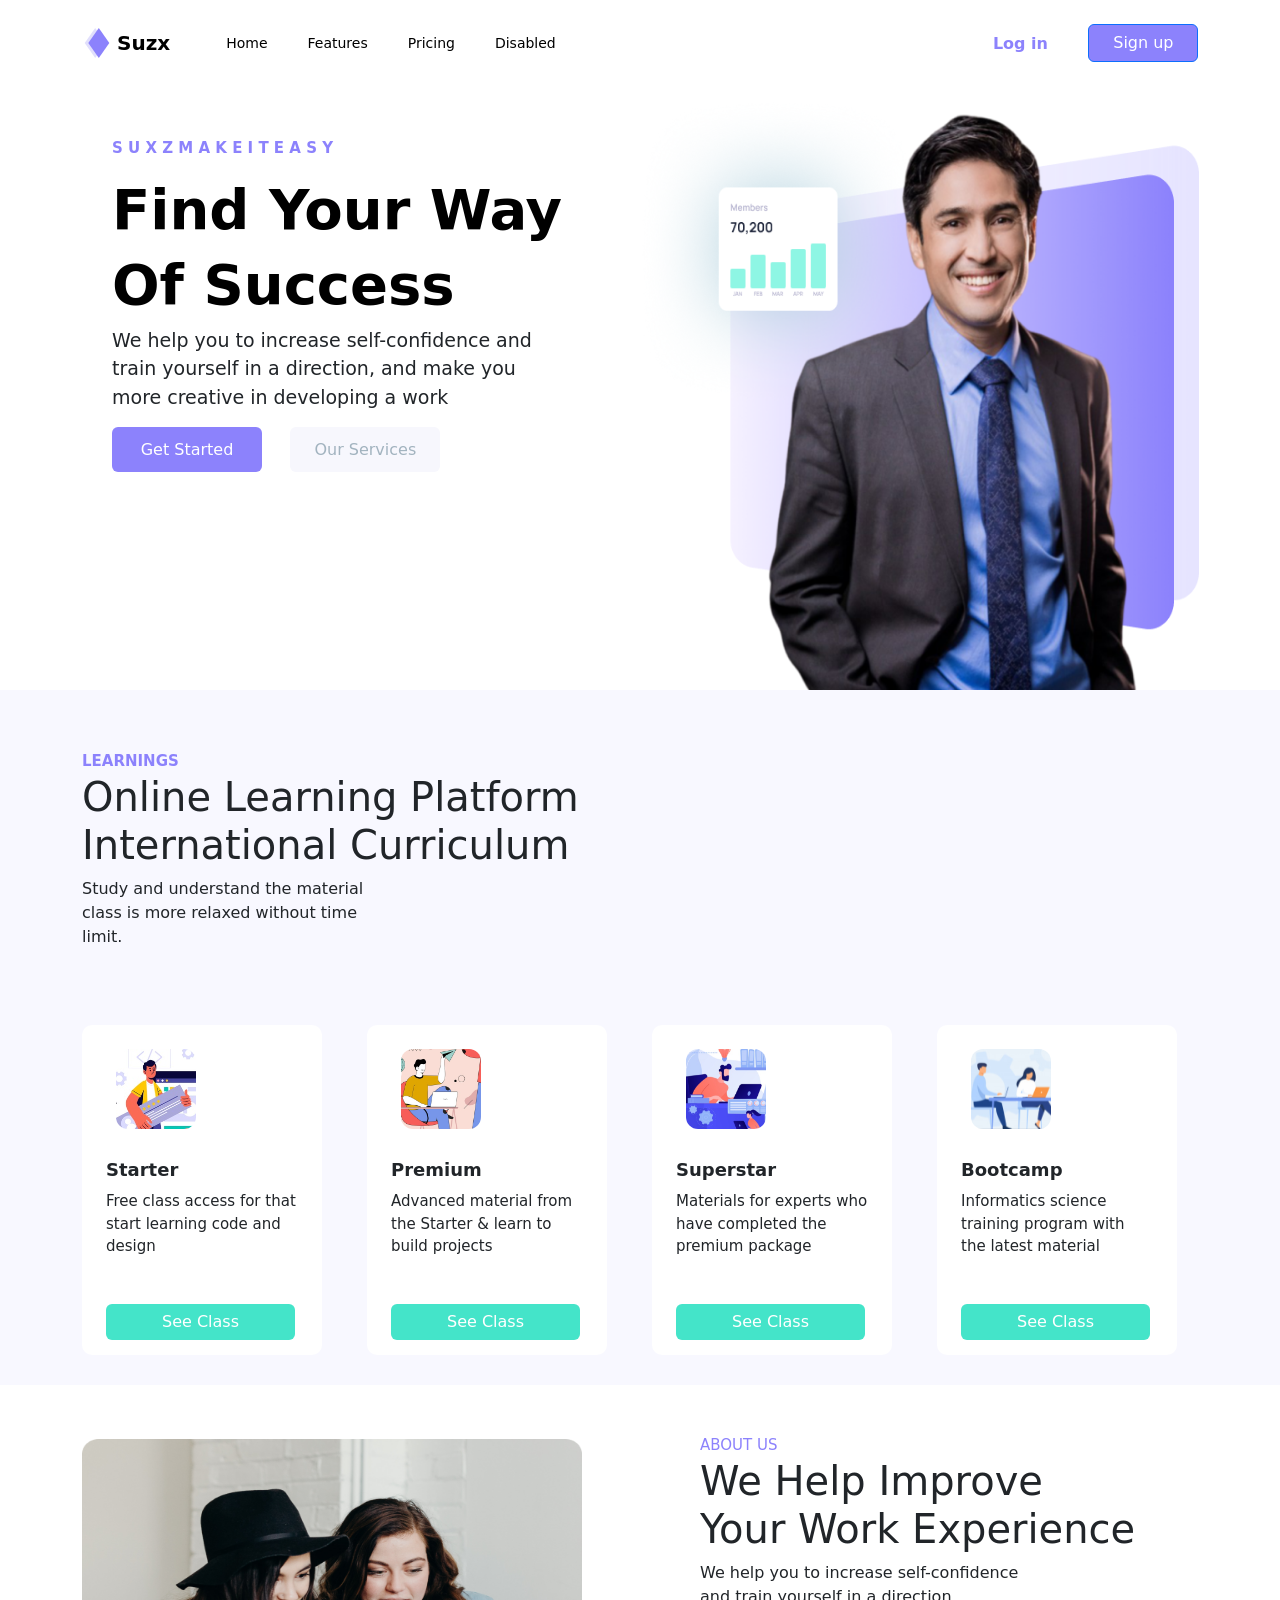
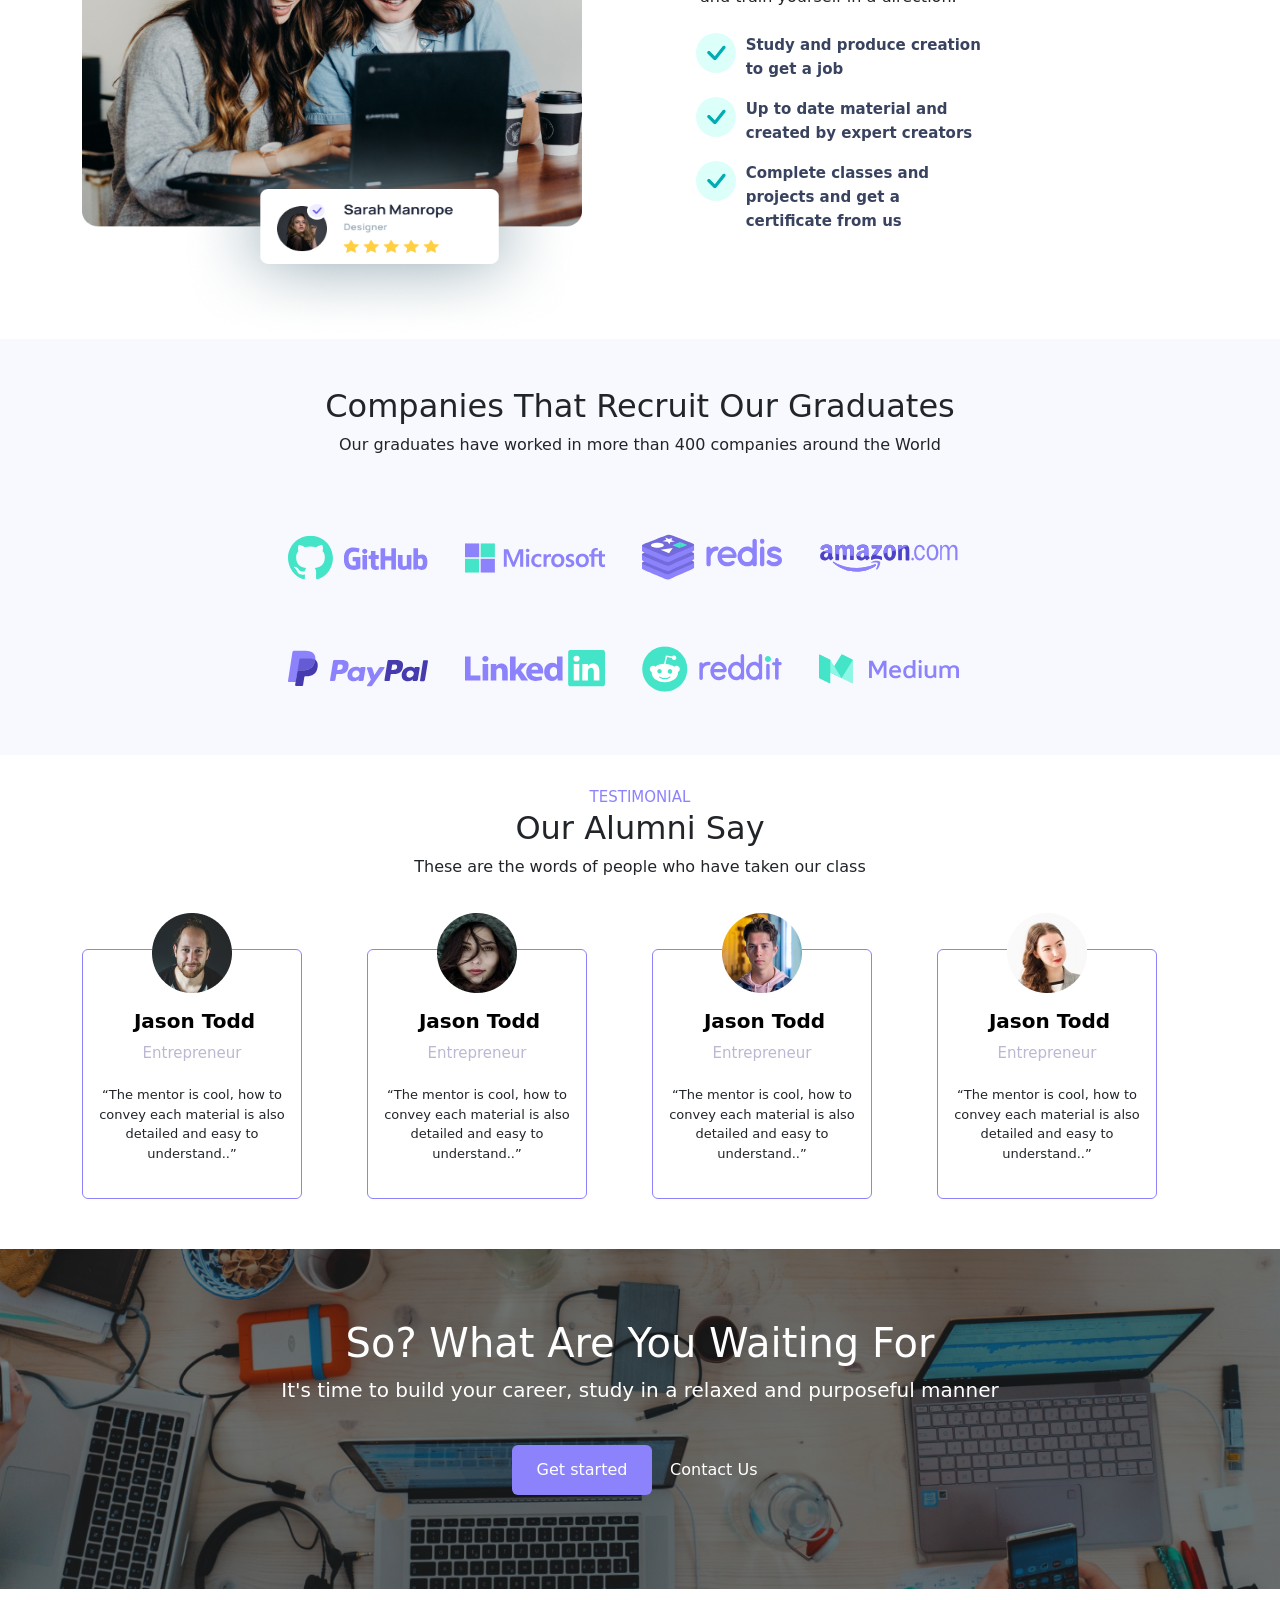
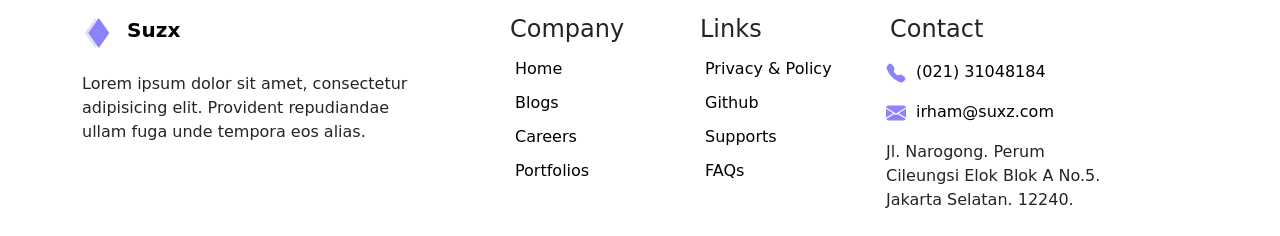
<file: index.html>
<!DOCTYPE html>
<html lang="en">
  <head>
    <meta charset="utf-8" />
    <meta name="viewport" content="width=device-width, initial-scale=1" />
    <title>Home</title>
    <link rel="stylesheet" href="./css/index.css" />
    <link rel="preconnect" href="https://fonts.googleapis.com" />
    <link rel="preconnect" href="https://fonts.gstatic.com" crossorigin />
    <link href="https://fonts.googleapis.com/css2?family=Manrope:wght@300;400;600;700&display=swap" rel="stylesheet" />
    <link href="https://cdn.jsdelivr.net/npm/bootstrap@5.2.3/dist/css/bootstrap.min.css" rel="stylesheet" integrity="sha384-rbsA2VBKQhggwzxH7pPCaAqO46MgnOM80zW1RWuH61DGLwZJEdK2Kadq2F9CUG65" crossorigin="anonymous" />
  </head>
  <body>
    <!-- Navbar -->
    <nav class="navbar navbar-expand-lg mt-3 bg-transparent">
      <div class="container">
        <svg width="30" height="30" viewBox="0 0 41 50" fill="none" xmlns="http://www.w3.org/2000/svg">
          <path d="M35 25L17.5 50L0 25L17.5 0" fill="#E1DFFC" />
          <path d="M41 25L23.5 50L6 25L23.5 0" fill="#8C82FC" />
        </svg>
        <a class="title" href="#">Suzx</a>
        <button class="navbar-toggler" type="button" data-bs-toggle="collapse" data-bs-target="#navbarNavAltMarkup" aria-controls="navbarNavAltMarkup" aria-expanded="false" aria-label="Toggle navigation">
          <span class="navbar-toggler-icon"></span>
        </button>
        <div class="collapse navbar-collapse" id="navbarNavAltMarkup">
          <div class="list-nav navbar-nav ms-4">
            <a class="nav-link active ms-4" aria-current="page" href="#">Home</a>
            <a class="nav-link active ms-4" href="#">Features</a>
            <a class="nav-link active ms-4" href="#">Pricing</a>
            <a class="nav-link active ms-4" href="#">Disabled</a>
          </div>
        </div>
        <div class="row">
          <div class="col-5 mt-2">
            <a class="login me-3" href="">Log in</a>
          </div>
          <div class="col-4">
            <button href="#" class="btn btn-1 btn-primary text-center">Sign up</button>
          </div>
        </div>
      </div>
    </nav>
    <!-- main -->
    <section id="main">
      <div class="container">
        <div class="row">
          <div class="judul-main col-5">
            <p class="Title1">S U X Z M A K E I T E A S Y</p>
            <h1>Find Your Way</h1>
            <h1>Of Success</h1>
            <p class="caption">We help you to increase self-confidence and train yourself in a direction, and make you more creative in developing a work</p>

            <div class="row">
              <div class="col-4">
                <button href="#" class="btn btn-2 text-center">Get Started</button>
              </div>
              <div class="col-6">
                <button href="#" class="btn btn-3 text-center">Our Services</button>
              </div>
            </div>
          </div>
          <div class="col-4 ms-5 mt-4">
            <img class="gambar uk" src="./asset/header_img.png" alt="" />
          </div>
        </div>
      </div>
    </section>

    <!-- platform -->
    <section id="platform">
      <div class="container">
        <div class="row">
          <span class="title-plat">LEARNINGS</span>
          <div class="col-6">
            <h1>Online Learning Platform International Curriculum</h1>
            <div class="col-sm-7">
              <p>Study and understand the material class is more relaxed without time limit.</p>
            </div>
          </div>
        </div>
        <div class="row">
          <div class="col-sm-3">
            <div class="card p-4">
              <div class="row">
                <div class="col-10">
                  <img src="/asset/Mask Group.svg" alt="" />
                </div>
                <div class="col">
                  <h4 class="p- title-card">Starter</h4>
                  <p class="caption-card">
                    Free class access for that start learning code and <br />
                    design
                  </p>
                </div>
                <div class="col-sm-10">
                  <button class="btn-4 text-center">See Class</button>
                </div>
              </div>
            </div>
          </div>
          <div class="col-sm-3">
            <div class="card p-4">
              <div class="row">
                <div class="col">
                  <img src="/asset/1.svg" alt="" />
                </div>
                <div class="col">
                  <h4 class="p- title-card">Premium</h4>
                  <p class="caption-card">
                    Advanced material from the Starter & learn to <br />
                    build projects
                  </p>
                </div>
                <div class="col-sm-10">
                  <button class="btn-4 text-center">See Class</button>
                </div>
              </div>
            </div>
          </div>
          <div class="col-sm-3">
            <div class="card p-4">
              <div class="row">
                <div class="col">
                  <img src="/asset/2.svg" alt="" />
                </div>
                <div class="col">
                  <h4 class="p- title-card">Superstar</h4>
                  <p class="caption-card">Materials for experts who have completed the premium package</p>
                </div>
                <div class="col-sm-10">
                  <button class="btn-4 text-center">See Class</button>
                </div>
              </div>
            </div>
          </div>
          <div class="col-sm-3">
            <div class="card p-4">
              <div class="row">
                <div class="col">
                  <img src="/asset/3.svg" alt="" />
                </div>
                <div class="col">
                  <h4 class="title-card">Bootcamp</h4>
                  <p class="caption-card">Informatics science training program with the latest material</p>
                </div>
                <div class="col-sm-10">
                  <button class="btn-4 text-center">See Class</button>
                </div>
              </div>
            </div>
          </div>
        </div>
      </div>
    </section>

    <!-- about us -->
    <section id="aboutus">
      <div class="container">
        <div class="row mt-4">
          <div class="col-6 me-5">
            <img src="/asset/about_img.png" alt="" />
          </div>
          <div class="col-5 mt-4">
            <span class="title-about">ABOUT US</span>
            <div class="row">
              <div class="col">
                <h1>
                  We Help Improve <br />
                  Your Work Experience
                </h1>
                <p>
                  We help you to increase self-confidence <br />
                  and train yourself in a direction.
                </p>
              </div>
              <div class="col-sm-10 p-2">
                <div class="row">
                  <div class="col-1 me-3">
                    <svg width="40" height="40" viewBox="0 0 50 50" fill="none" xmlns="http://www.w3.org/2000/svg">
                      <circle cx="25" cy="25" r="25" fill="#DDFFF9" />
                      <path
                        fill-rule="evenodd"
                        clip-rule="evenodd"
                        d="M33.399 16.6022C33.7933 16.2178 34.3257 16.0015 34.8809 16C35.4361 15.9985 35.9697 16.2119 36.3662 16.5941C36.7627 16.9763 36.9902 17.4966 36.9997 18.0425C37.0092 18.5883 36.7997 19.1159 36.4167 19.5112L25.1685 33.3359C24.9752 33.5406 24.7419 33.7049 24.4825 33.819C24.2231 33.933 23.943 33.9945 23.6589 33.9996C23.3749 34.0048 23.0926 33.9536 22.8291 33.8491C22.5656 33.7446 22.3263 33.5889 22.1254 33.3913L14.6726 26.0606C14.465 25.8704 14.2984 25.641 14.1829 25.3861C14.0674 25.1312 14.0053 24.8561 14.0003 24.5771C13.9953 24.2981 14.0475 24.0209 14.1538 23.7622C14.2601 23.5035 14.4183 23.2685 14.619 23.0711C14.8196 22.8738 15.0587 22.7183 15.3218 22.6138C15.5849 22.5093 15.8668 22.458 16.1506 22.4629C16.4343 22.4678 16.7141 22.5289 16.9734 22.6424C17.2326 22.756 17.4659 22.9197 17.6594 23.1239L23.5596 28.9225L33.3455 16.6631C33.3629 16.6417 33.3817 16.6213 33.4018 16.6022H33.399Z"
                        fill="#00ADB5"
                      />
                    </svg>
                  </div>
                  <div class="col-8">
                    <span class="caption-about">Study and produce creation to get a job</span>
                  </div>
                </div>
              </div>
              <div class="col-sm-10 p-2">
                <div class="row">
                  <div class="col-1 me-3">
                    <svg width="40" height="40" viewBox="0 0 50 50" fill="none" xmlns="http://www.w3.org/2000/svg">
                      <circle cx="25" cy="25" r="25" fill="#DDFFF9" />
                      <path
                        fill-rule="evenodd"
                        clip-rule="evenodd"
                        d="M33.399 16.6022C33.7933 16.2178 34.3257 16.0015 34.8809 16C35.4361 15.9985 35.9697 16.2119 36.3662 16.5941C36.7627 16.9763 36.9902 17.4966 36.9997 18.0425C37.0092 18.5883 36.7997 19.1159 36.4167 19.5112L25.1685 33.3359C24.9752 33.5406 24.7419 33.7049 24.4825 33.819C24.2231 33.933 23.943 33.9945 23.6589 33.9996C23.3749 34.0048 23.0926 33.9536 22.8291 33.8491C22.5656 33.7446 22.3263 33.5889 22.1254 33.3913L14.6726 26.0606C14.465 25.8704 14.2984 25.641 14.1829 25.3861C14.0674 25.1312 14.0053 24.8561 14.0003 24.5771C13.9953 24.2981 14.0475 24.0209 14.1538 23.7622C14.2601 23.5035 14.4183 23.2685 14.619 23.0711C14.8196 22.8738 15.0587 22.7183 15.3218 22.6138C15.5849 22.5093 15.8668 22.458 16.1506 22.4629C16.4343 22.4678 16.7141 22.5289 16.9734 22.6424C17.2326 22.756 17.4659 22.9197 17.6594 23.1239L23.5596 28.9225L33.3455 16.6631C33.3629 16.6417 33.3817 16.6213 33.4018 16.6022H33.399Z"
                        fill="#00ADB5"
                      />
                    </svg>
                  </div>
                  <div class="col-8">
                    <span class="caption-about">Up to date material and created by expert creators</span>
                  </div>
                </div>
              </div>
              <div class="col-sm-10 p-2">
                <div class="row">
                  <div class="col-1 me-3">
                    <svg width="40" height="40" viewBox="0 0 50 50" fill="none" xmlns="http://www.w3.org/2000/svg">
                      <circle cx="25" cy="25" r="25" fill="#DDFFF9" />
                      <path
                        fill-rule="evenodd"
                        clip-rule="evenodd"
                        d="M33.399 16.6022C33.7933 16.2178 34.3257 16.0015 34.8809 16C35.4361 15.9985 35.9697 16.2119 36.3662 16.5941C36.7627 16.9763 36.9902 17.4966 36.9997 18.0425C37.0092 18.5883 36.7997 19.1159 36.4167 19.5112L25.1685 33.3359C24.9752 33.5406 24.7419 33.7049 24.4825 33.819C24.2231 33.933 23.943 33.9945 23.6589 33.9996C23.3749 34.0048 23.0926 33.9536 22.8291 33.8491C22.5656 33.7446 22.3263 33.5889 22.1254 33.3913L14.6726 26.0606C14.465 25.8704 14.2984 25.641 14.1829 25.3861C14.0674 25.1312 14.0053 24.8561 14.0003 24.5771C13.9953 24.2981 14.0475 24.0209 14.1538 23.7622C14.2601 23.5035 14.4183 23.2685 14.619 23.0711C14.8196 22.8738 15.0587 22.7183 15.3218 22.6138C15.5849 22.5093 15.8668 22.458 16.1506 22.4629C16.4343 22.4678 16.7141 22.5289 16.9734 22.6424C17.2326 22.756 17.4659 22.9197 17.6594 23.1239L23.5596 28.9225L33.3455 16.6631C33.3629 16.6417 33.3817 16.6213 33.4018 16.6022H33.399Z"
                        fill="#00ADB5"
                      />
                    </svg>
                  </div>
                  <div class="col-8">
                    <span class="caption-about">Complete classes and projects and get a certificate from us</span>
                  </div>
                </div>
              </div>
            </div>
          </div>
        </div>
      </div>
    </section>

    <section id="comp">
      <div class="container-fluid">
        <div class="container">
          <div class="row">
            <div class="col-12 mt-5">
              <h2 class="text-center">Companies That Recruit Our Graduates</h2>
              <p class="text-center">Our graduates have worked in more than 400 companies around the World</p>
            </div>
            <div class="col-8 offset-1 p-auto gambars">
              <svg class="me-3 ms-3" width="140" height="54" viewBox="0 0 170 54" fill="none" xmlns="http://www.w3.org/2000/svg">
                <g clip-path="url(#clip0_109_579)">
                  <path
                    d="M27.3033 0C12.2266 0 1.57576e-05 12.1365 1.57576e-05 27.108C-0.00614401 32.79 1.79377 38.3302 5.14538 42.9456C8.49699 47.5611 13.2308 51.0184 18.6778 52.8289C20.0431 53.0786 20.5414 52.2416 20.5414 51.5227C20.5414 50.8781 20.5176 49.1737 20.5039 46.9125C12.9092 48.5494 11.305 43.2776 11.305 43.2776C10.0659 40.1456 8.27393 39.312 8.27393 39.312C5.79244 37.6312 8.45825 37.665 8.45825 37.665C11.1992 37.8574 12.6396 40.4595 12.6396 40.4595C15.0767 44.6006 19.0328 43.4059 20.5892 42.7106C20.835 40.959 21.5416 39.7642 22.3232 39.0859C16.2611 38.4007 9.88502 36.0754 9.88502 25.6905C9.88502 22.7306 10.95 20.3107 12.6976 18.414C12.4143 17.7289 11.479 14.9715 12.9638 11.2421C12.9638 11.2421 15.2576 10.5131 20.4732 14.0197C22.7012 13.4177 25.0003 13.1113 27.3101 13.1085C29.6199 13.113 31.919 13.4206 34.147 14.0231C39.3591 10.5165 41.6495 11.2455 41.6495 11.2455C43.1377 14.9782 42.2024 17.7322 41.9226 18.4174C43.6736 20.3141 44.7283 22.734 44.7283 25.6939C44.7283 36.1057 38.3454 38.3974 32.2628 39.069C33.2425 39.906 34.1163 41.5597 34.1163 44.0876C34.1163 47.7124 34.0821 50.6351 34.0821 51.5227C34.0821 52.2484 34.5737 53.0921 35.9595 52.8255C41.4011 51.0107 46.1291 47.5521 49.476 42.9378C52.823 38.3234 54.6199 32.7864 54.6133 27.108C54.6133 12.1365 42.3868 0 27.3033 0Z"
                    fill="#44E4C9"
                  />
                </g>
                <g clip-path="url(#clip1_109_579)">
                  <path
                    fill-rule="evenodd"
                    clip-rule="evenodd"
                    d="M109.915 36.8187H109.869C109.89 36.8187 109.903 36.8411 109.924 36.8434H109.938L109.915 36.8209V36.8187ZM109.924 36.8434C109.713 36.8456 109.182 36.9556 108.621 36.9556C106.85 36.9556 106.238 36.1476 106.238 35.0927V28.0654H109.847C110.051 28.0654 110.21 27.8858 110.21 27.6389V23.8234C110.21 23.6214 110.028 23.4418 109.847 23.4418H106.238V18.706C106.238 18.5265 106.124 18.4143 105.92 18.4143H101.017C100.812 18.4143 100.699 18.5265 100.699 18.706V23.5765C100.699 23.5765 98.2247 24.1825 98.0658 24.2049C97.8842 24.2498 97.7707 24.4069 97.7707 24.5865V27.6389C97.7707 27.8858 97.9523 28.0654 98.1566 28.0654H100.676V35.4271C100.676 40.9036 104.535 41.4647 107.168 41.4647C108.371 41.4647 109.824 41.0831 110.051 40.9709C110.187 40.926 110.255 40.7689 110.255 40.6118V37.2451C110.258 37.1497 110.227 37.0563 110.166 36.9821C110.105 36.9079 110.019 36.8578 109.924 36.8411V36.8434ZM163.712 31.9056C163.712 27.8432 162.055 27.3045 160.307 27.4841C158.945 27.5738 157.856 28.2472 157.856 28.2472V36.1476C157.856 36.1476 158.968 36.9107 160.625 36.9556C162.963 37.0229 163.712 36.1925 163.712 31.9056ZM169.228 31.5465C169.228 39.2449 166.709 41.4445 162.305 41.4445C158.582 41.4445 156.585 39.5816 156.585 39.5816C156.585 39.5816 156.494 40.6141 156.38 40.7487C156.312 40.8834 156.199 40.9283 156.063 40.9283H152.703C152.476 40.9283 152.272 40.7487 152.272 40.5467L152.317 15.6109C152.317 15.4089 152.499 15.2294 152.703 15.2294H157.538C157.742 15.2294 157.924 15.4089 157.924 15.6109V24.0725C157.924 24.0725 159.785 22.8829 162.509 22.8829L162.487 22.8381C165.21 22.8381 169.228 23.8481 169.228 31.5465ZM149.434 23.4441H144.668C144.418 23.4441 144.282 23.6236 144.282 23.8705V36.0803C144.282 36.0803 143.033 36.9556 141.331 36.9556C139.628 36.9556 139.129 36.1925 139.129 34.5092V23.8458C139.129 23.6438 138.947 23.4643 138.743 23.4643H133.885C133.681 23.4643 133.499 23.6438 133.499 23.8458V35.3149C133.499 40.2527 136.291 41.4871 140.128 41.4871C143.283 41.4871 145.848 39.7589 145.848 39.7589C145.848 39.7589 145.961 40.6343 146.03 40.7689C146.075 40.8811 146.234 40.9709 146.393 40.9709H149.434C149.684 40.9709 149.82 40.7914 149.82 40.5894L149.866 23.8234C149.866 23.6214 149.684 23.4418 149.434 23.4418V23.4441ZM95.6369 23.4216H90.802C90.5977 23.4216 90.4161 23.6236 90.4161 23.8705V40.3447C90.4161 40.7936 90.7112 40.9507 91.0971 40.9507H95.4553C95.9093 40.9507 96.0228 40.7487 96.0228 40.3447V23.8009C96.0228 23.5989 95.8412 23.4194 95.6369 23.4194V23.4216ZM93.2535 15.8354C91.5056 15.8354 90.121 17.2045 90.121 18.9327C90.121 20.6609 91.5056 22.0301 93.2535 22.0301C94.9559 22.0301 96.3406 20.6609 96.3406 18.9327C96.3406 17.2045 94.9559 15.8354 93.2535 15.8354ZM130.685 15.2743H125.895C125.691 15.2743 125.509 15.4538 125.509 15.6558V24.8356H117.996V15.6536C117.996 15.4516 117.814 15.272 117.61 15.272H112.775C112.571 15.272 112.389 15.4516 112.389 15.6536V40.5894C112.389 40.7914 112.593 40.9709 112.775 40.9709H117.61C117.814 40.9709 117.996 40.7914 117.996 40.5894V29.9283H125.509L125.464 40.5894C125.464 40.7914 125.645 40.9709 125.85 40.9709H130.685C130.889 40.9709 131.071 40.7914 131.071 40.5894V15.6536C131.071 15.4516 130.889 15.272 130.685 15.272V15.2743ZM87.851 26.3147V39.1978C87.851 39.2876 87.8283 39.4447 87.7148 39.4896C87.7148 39.4896 84.8774 41.4871 80.2014 41.4871C74.5492 41.4871 67.8529 39.7365 67.8529 28.2C67.8529 16.6636 73.7093 14.2845 79.4296 14.3069C84.378 14.3069 86.3756 15.4067 86.6934 15.6087C86.7842 15.7209 86.8296 15.8107 86.8296 15.9229L85.8762 19.918C85.8762 20.12 85.6719 20.3669 85.4222 20.2996C84.605 20.0527 83.3793 19.5589 80.4965 19.5589C77.1596 19.5589 73.5731 20.5016 73.5731 27.9307C73.5731 35.3598 76.978 36.2351 79.4296 36.2351C81.5179 36.2351 82.267 35.9883 82.267 35.9883V30.826H78.9302C78.6805 30.826 78.4989 30.6465 78.4989 30.4445V26.3147C78.4989 26.1127 78.6805 25.9331 78.9302 25.9331H87.4198C87.6694 25.9331 87.851 26.1127 87.851 26.3147Z"
                    fill="#8C82FC"
                  />
                </g>
                <defs>
                  <clipPath id="clip0_109_579">
                    <rect width="54.6133" height="54" fill="white" />
                  </clipPath>
                  <clipPath id="clip1_109_579">
                    <rect width="102.147" height="35.9111" fill="white" transform="translate(67.8529 9.81812)" />
                  </clipPath>
                </defs>
              </svg>
              <svg class="me-3 ms-3" width="140" height="40" viewBox="0 0 190 40" fill="none" xmlns="http://www.w3.org/2000/svg">
                <g clip-path="url(#clip0_109_573)">
                  <path
                    d="M190 18.0962V14.8028H185.85V9.68289L185.711 9.72528L181.813 10.9006L181.736 10.9236V14.803H175.585V12.6418C175.585 11.6355 175.813 10.8655 176.263 10.3519C176.71 9.84448 177.349 9.58652 178.164 9.58652C178.75 9.58652 179.357 9.72257 179.967 9.99085L180.121 10.0582V6.58989L180.048 6.56381C179.479 6.362 178.704 6.26038 177.744 6.26038C176.534 6.26038 175.434 6.51997 174.475 7.03444C173.515 7.54964 172.76 8.28512 172.232 9.22023C171.705 10.1543 171.437 11.233 171.437 12.4268V14.8028H168.548V18.0962H171.437V31.9705H175.585V18.0962H181.736V26.913C181.736 30.5443 183.474 32.3844 186.902 32.3844C187.465 32.3844 188.057 32.3194 188.663 32.192C189.279 32.0612 189.698 31.9306 189.945 31.7911L190 31.7592V28.4355L189.831 28.5454C189.606 28.6932 189.326 28.8141 188.997 28.9039C188.667 28.9954 188.391 29.0412 188.178 29.0412C187.375 29.0412 186.781 28.828 186.412 28.4072C186.04 27.9826 185.851 27.24 185.851 26.2013V18.0962H190ZM159.285 29.0418C157.78 29.0418 156.593 28.5498 155.756 27.5806C154.915 26.6065 154.488 25.2178 154.488 23.4534C154.488 21.633 154.915 20.2082 155.757 19.217C156.594 18.2322 157.769 17.7324 159.251 17.7324C160.69 17.7324 161.835 18.2098 162.655 19.1519C163.479 20.099 163.897 21.5123 163.897 23.3539C163.897 25.2182 163.504 26.6502 162.728 27.6081C161.958 28.5588 160.8 29.0418 159.285 29.0418ZM159.47 14.3892C156.597 14.3892 154.316 15.2187 152.69 16.8547C151.064 18.4909 150.24 20.7551 150.24 23.5851C150.24 26.273 151.044 28.4351 152.631 30.0102C154.218 31.5859 156.378 32.384 159.05 32.384C161.834 32.384 164.07 31.5429 165.696 29.8843C167.321 28.2275 168.145 25.9846 168.145 23.2208C168.145 20.4908 167.372 18.3126 165.847 16.748C164.321 15.1827 162.175 14.3892 159.47 14.3892ZM143.552 14.3892C141.599 14.3892 139.983 14.8818 138.748 15.853C137.506 16.8299 136.876 18.1112 136.876 19.6617C136.876 20.4676 137.012 21.1836 137.279 21.7908C137.549 22.4 137.965 22.9364 138.519 23.3866C139.068 23.8331 139.916 24.3008 141.04 24.7767C141.985 25.1599 142.689 25.4839 143.137 25.7394C143.574 25.9897 143.885 26.2413 144.06 26.4864C144.23 26.7263 144.317 27.0545 144.317 27.4596C144.317 28.613 143.44 29.1742 141.637 29.1742C140.968 29.1742 140.205 29.0365 139.37 28.7652C138.54 28.4979 137.757 28.1065 137.048 27.6047L136.875 27.483V31.4189L136.939 31.4478C137.525 31.7149 138.265 31.94 139.138 32.1172C140.008 32.2946 140.799 32.3848 141.486 32.3848C143.606 32.3848 145.313 31.8899 146.559 30.9129C147.813 29.9292 148.448 28.6177 148.448 27.0136C148.448 25.8564 148.106 24.864 147.432 24.0637C146.762 23.2699 145.6 22.5411 143.979 21.8969C142.688 21.3861 141.861 20.962 141.519 20.6365C141.19 20.322 141.023 19.8773 141.023 19.3141C141.023 18.8148 141.23 18.4148 141.653 18.0909C142.079 17.7654 142.673 17.5998 143.418 17.5998C144.109 17.5998 144.816 17.7074 145.519 17.9183C146.222 18.1291 146.839 18.4116 147.354 18.757L147.524 18.8711V15.1376L147.459 15.11C146.984 14.9091 146.357 14.7372 145.595 14.5977C144.838 14.4592 144.15 14.3892 143.552 14.3892ZM126.063 29.0418C124.558 29.0418 123.37 28.5498 122.534 27.5806C121.692 26.6065 121.267 25.2182 121.267 23.4534C121.267 21.633 121.693 20.2082 122.535 19.217C123.371 18.2322 124.547 17.7324 126.03 17.7324C127.467 17.7324 128.612 18.2098 129.432 19.1519C130.257 20.099 130.675 21.5123 130.675 23.3539C130.675 25.2182 130.281 26.6502 129.506 27.6081C128.735 28.5588 127.578 29.0418 126.063 29.0418ZM126.248 14.3892C123.375 14.3892 121.093 15.2187 119.468 16.8547C117.842 18.4909 117.017 20.7551 117.017 23.5851C117.017 26.2741 117.822 28.4351 119.409 30.0102C120.996 31.5859 123.156 32.384 125.828 32.384C128.611 32.384 130.848 31.5429 132.474 29.8843C134.099 28.2275 134.923 25.9846 134.923 23.2208C134.923 20.4908 134.15 18.3126 132.625 16.748C131.098 15.1827 128.953 14.3892 126.248 14.3892ZM110.721 17.7759V14.8028H106.624V31.9701H110.721V23.1884C110.721 21.6951 111.065 20.4684 111.743 19.5418C112.412 18.6262 113.304 18.1623 114.392 18.1623C114.761 18.1623 115.176 18.2222 115.624 18.3409C116.068 18.4588 116.39 18.5869 116.58 18.7217L116.752 18.8447V14.7735L116.686 14.7454C116.304 14.5856 115.764 14.505 115.081 14.505C114.052 14.505 113.13 14.8311 112.341 15.4731C111.648 16.0374 111.148 16.8111 110.765 17.7759H110.721ZM99.2866 14.3892C97.4069 14.3892 95.7304 14.7865 94.3043 15.5696C92.8752 16.3546 91.7701 17.4752 91.0182 18.9001C90.2695 20.3216 89.8895 21.9821 89.8895 23.8338C89.8895 25.4559 90.258 26.9444 90.9864 28.2563C91.7151 29.5704 92.7466 30.5984 94.0523 31.3114C95.3561 32.0235 96.8631 32.3846 98.5316 32.3846C100.479 32.3846 102.141 32.0009 103.474 31.2442L103.528 31.2138V27.5141L103.356 27.638C102.752 28.0715 102.077 28.4175 101.351 28.6668C100.627 28.9159 99.9669 29.0418 99.3879 29.0418C97.7802 29.0418 96.4896 28.546 95.5528 27.5685C94.614 26.5897 94.1379 25.2153 94.1379 23.4858C94.1379 21.7455 94.6344 20.3358 95.6127 19.2956C96.5881 18.2585 97.8811 17.7324 99.4556 17.7324C100.802 17.7324 102.115 18.1819 103.356 19.0695L103.528 19.1925V15.2943L103.472 15.2635C103.005 15.0057 102.368 14.7928 101.577 14.6314C100.789 14.4704 100.019 14.3892 99.2866 14.3892ZM87.0676 14.803H82.9704V31.9701H87.0676V14.803ZM85.0609 7.48968C84.3866 7.48968 83.7984 7.71594 83.3152 8.16429C82.83 8.61391 82.5839 9.18001 82.5839 9.8481C82.5839 10.5057 82.827 11.0615 83.3077 11.4991C83.7852 11.9355 84.3752 12.1567 85.0611 12.1567C85.7468 12.1567 86.339 11.9355 86.8222 11.4999C87.3086 11.0615 87.5552 10.5059 87.5552 9.8481C87.5552 9.20338 87.3152 8.64308 86.8423 8.18241C86.3697 7.72264 85.7702 7.48968 85.0609 7.48968ZM74.8381 13.5364V31.9701H79.0195V8.0152H73.2323L65.8763 25.8082L58.7378 8.0152H52.715V31.9699H56.6444V13.5346H56.7793L64.3174 31.9701H67.2827L74.7032 13.5364H74.8381Z"
                    fill="#8C82FC"
                  />
                  <path d="M19.2745 19.0084H-3.05176e-05V0.0112305H19.2745V19.0084Z" fill="#8C82FC" />
                  <path d="M40.5556 19.0075H21.2816V0.010376H40.5556V19.0075Z" fill="#44E4C9" />
                  <path d="M19.2739 39.9897H-3.05176e-05V20.9928H19.2739V39.9897Z" fill="#44E4C9" />
                  <path d="M40.5556 39.9897H21.2816V20.9928H40.5556V39.9897Z" fill="#8C82FC" />
                </g>
                <defs>
                  <clipPath id="clip0_109_573">
                    <rect width="190" height="40" fill="white" />
                  </clipPath>
                </defs>
              </svg>
              <svg class="me-3 ms-3" width="140" height="55" viewBox="0 0 170 55" fill="none" xmlns="http://www.w3.org/2000/svg">
                <path
                  d="M93.0432 16.7848C93.0432 18.13 91.9382 19.3306 90.4971 19.3306C89.392 19.3306 88.4316 19.619 87.6149 20.2435C86.7024 20.8204 85.9817 21.6366 85.4056 22.5491C84.2525 24.0865 83.6768 25.9115 83.4363 26.5836V35.7103C83.4363 37.1034 82.2357 38.2564 80.7946 38.2564C79.4015 38.2564 78.2488 37.1034 78.2488 35.7103V16.7848C78.2488 15.3917 79.4015 14.287 80.7946 14.287C82.2357 14.287 83.4363 15.3921 83.4363 16.7848V17.1212C83.7243 16.7848 84.1087 16.4009 84.4451 16.1604C86.0304 15.104 88.0955 14.239 90.4971 14.287C91.9382 14.287 93.0432 15.3921 93.0432 16.7848ZM91.6345 26.2483C91.6828 19.7157 96.7744 14.2398 103.355 14.2398C109.599 14.2398 114.546 18.8991 114.931 25.3834V25.6235C114.931 25.7197 114.931 25.9595 114.883 26.0558C114.739 27.2088 113.73 27.9774 112.385 27.9774H97.1104C97.3505 29.0825 97.8787 30.3311 98.7436 31.1477C99.7524 32.3007 101.674 33.1645 103.355 33.3087C105.084 33.4526 107.149 33.0207 108.35 32.1081C109.359 31.051 111.328 31.1956 111.953 31.9636C112.577 32.6367 113.057 34.0778 111.953 35.0858C109.599 37.2469 106.765 38.2561 103.354 38.2561C96.7744 38.2089 91.6828 32.7809 91.6345 26.2483ZM96.8703 23.8947H110.464C109.983 21.9734 107.534 19.1395 103.355 18.8032C99.2722 18.995 97.2546 21.9254 96.8703 23.8947ZM139.402 35.6635C139.402 37.0566 138.249 38.2576 136.808 38.2576C135.511 38.2576 134.502 37.345 134.262 36.192C132.437 37.4406 130.131 38.2576 127.729 38.2576C121.245 38.2576 116.057 32.7817 116.057 26.297C116.057 19.716 121.245 14.2402 127.729 14.2402C130.083 14.2402 132.388 15.0085 134.166 16.2574V7.2273C134.166 5.83417 135.319 4.63321 136.807 4.63321C138.248 4.63321 139.401 5.83417 139.401 7.2273V35.6635H139.402ZM127.73 19.4759C126 19.4759 124.415 20.1963 123.215 21.4452C122.014 22.6462 121.293 24.3749 121.293 26.2966C121.293 28.1217 122.014 29.8508 123.215 31.0518C124.415 32.3011 126 33.0214 127.73 33.0214C129.507 33.0214 131.044 32.3011 132.245 31.0518C133.445 29.8512 134.166 28.1217 134.166 26.2966C134.166 24.3749 133.446 22.6462 132.245 21.4452C131.044 20.1963 129.507 19.4759 127.73 19.4759ZM148.542 8.23572C148.542 9.6768 147.437 10.8774 145.948 10.8774C144.507 10.8774 143.354 9.6768 143.354 8.23572V7.22693C143.353 6.8859 143.419 6.54796 143.548 6.23261C143.678 5.91726 143.869 5.63074 144.11 5.38958C144.352 5.14842 144.638 4.95739 144.953 4.8275C145.269 4.69762 145.607 4.63146 145.948 4.63283C147.437 4.63283 148.542 5.78585 148.542 7.22693V8.23572ZM148.542 16.9298V35.6631C148.542 37.1042 147.437 38.2572 145.948 38.2572C145.607 38.2586 145.269 38.1924 144.953 38.0625C144.638 37.9326 144.352 37.7416 144.11 37.5004C143.869 37.2593 143.678 36.9727 143.548 36.6574C143.419 36.3421 143.353 36.0041 143.354 35.6631V16.9298C143.354 15.3928 144.507 14.2877 145.948 14.2877C147.437 14.2877 148.542 15.3928 148.542 16.9298ZM151.842 31.3852C152.707 30.2329 154.389 30.0887 155.445 31.0012C156.694 32.0583 158.856 33.1623 160.729 33.1147C162.026 33.1147 163.227 32.6828 163.995 32.2022C164.668 31.6257 164.859 31.1458 164.859 30.7611C164.859 30.521 164.811 30.4251 164.716 30.2805C164.667 30.1367 164.475 29.9445 164.091 29.7047C163.418 29.2241 161.977 28.6956 160.248 28.3596H160.2C158.711 28.0715 157.27 27.6872 156.021 27.1103C154.724 26.4862 153.571 25.6216 152.707 24.3248C152.178 23.4602 151.89 22.4034 151.89 21.2987C151.89 19.089 153.139 17.2156 154.724 16.0147C156.405 14.862 158.423 14.2376 160.633 14.2376C163.947 14.2376 166.3 15.8229 167.838 16.8792C168.991 17.6479 169.327 19.2332 168.606 20.4334C167.838 21.5864 166.253 21.9228 165.052 21.1062C163.515 20.0978 162.17 19.3287 160.633 19.3287C159.432 19.3287 158.375 19.7131 157.751 20.1933C157.126 20.626 156.982 21.0583 156.982 21.2984C156.982 21.4902 156.982 21.5385 157.078 21.6823C157.127 21.7782 157.27 21.9704 157.607 22.1626C158.232 22.5949 159.48 23.0271 161.113 23.3156L161.161 23.3639H161.21C162.795 23.6516 164.284 24.0843 165.677 24.7567C166.974 25.3332 168.271 26.2457 169.087 27.5905C169.664 28.551 170 29.656 170 30.7607C170 33.1143 168.703 35.084 166.974 36.3325C165.244 37.5331 163.083 38.2542 160.729 38.2542C156.983 38.2063 154.101 36.4771 152.179 34.9401C151.122 34.0756 150.978 32.4419 151.842 31.3852Z"
                  fill="#8C82FC"
                />
                <path
                  d="M60.7537 41.7893C57.3794 43.5482 39.8991 50.7354 36.1776 52.6753C32.4561 54.6159 30.3888 54.597 27.449 53.1916C24.5092 51.7862 5.90711 44.2722 2.55623 42.6706C0.881351 41.8699 0.000793457 41.1946 0.000793457 40.5564V34.165C0.000793457 34.165 24.2182 28.8928 28.1281 27.4904C32.0376 26.0876 33.3939 26.037 36.721 27.2558C40.0485 28.4746 59.9426 32.0641 63.231 33.2684L63.2296 39.5691C63.2299 40.201 62.4713 40.8942 60.7537 41.7893Z"
                  fill="#8C82FC"
                />
                <path
                  d="M60.7537 35.3959C57.3794 37.1541 39.8991 44.342 36.1776 46.2819C32.4561 48.2226 30.3888 48.2036 27.449 46.7982C24.5088 45.3936 5.90711 37.8782 2.55623 36.2772C-0.794642 34.6756 -0.864896 33.5731 2.42688 32.2844C5.71828 30.995 24.2182 23.7368 28.1284 22.334C32.038 20.932 33.3943 20.8807 36.7214 22.0999C40.0489 23.3187 57.4247 30.2349 60.7128 31.4392C64.0016 32.6446 64.1279 33.6371 60.7537 35.3959Z"
                  fill="#736ADC"
                />
                <path
                  d="M60.7537 31.3665C57.3794 33.1254 39.8991 40.3126 36.1776 42.2533C32.4561 44.1932 30.3888 44.1742 27.449 42.7688C24.5088 41.3642 5.90711 33.8495 2.55623 32.2479C0.881351 31.4472 0.000793457 30.7726 0.000793457 30.1344V23.7422C0.000793457 23.7422 24.2182 18.4704 28.1281 17.0676C32.0376 15.6652 33.3939 15.6143 36.721 16.8331C40.0485 18.0519 59.9426 21.6407 63.231 22.8453L63.2296 29.1468C63.2299 29.7783 62.4713 30.4715 60.7537 31.3665Z"
                  fill="#8C82FC"
                />
                <path
                  d="M60.7537 24.9733C57.3794 26.7322 39.8991 33.9193 36.1776 35.86C32.4561 37.7999 30.3888 37.7809 27.449 36.3755C24.5088 34.9709 5.90711 27.4559 2.55623 25.8546C-0.794642 24.2533 -0.864896 23.1508 2.42688 21.8614C5.71828 20.5727 24.2182 13.3142 28.1284 11.9117C32.038 10.5093 33.3943 10.4584 36.7214 11.6772C40.0489 12.896 57.4247 19.8119 60.7128 21.0165C64.0016 22.2216 64.1279 23.2144 60.7537 24.9733Z"
                  fill="#736ADC"
                />
                <path
                  d="M60.7537 20.5577C57.3794 22.3166 39.8991 29.5042 36.1776 31.4448C32.4561 33.3847 30.3888 33.3657 27.449 31.9603C24.5088 30.5557 5.90711 23.0407 2.55623 21.4394C0.881351 20.6387 0.000793457 19.9637 0.000793457 19.3259V12.9338C0.000793457 12.9338 24.2182 7.66195 28.1281 6.25953C32.0376 4.85673 33.3939 4.80618 36.721 6.02499C40.0485 7.24379 59.9426 10.8326 63.231 12.0372L63.2296 18.3383C63.2299 18.9694 62.4713 19.6627 60.7537 20.5577Z"
                  fill="#8C82FC"
                />
                <path
                  d="M60.7537 14.1644C57.3794 15.9233 39.8991 23.1108 36.1776 25.0511C32.4561 26.991 30.3888 26.9721 27.449 25.567C24.5092 24.162 5.90711 16.6473 2.55623 15.0461C-0.794642 13.4448 -0.864896 12.3419 2.42688 11.0529C5.71828 9.76383 24.2182 2.50602 28.1284 1.10322C32.038 -0.299573 33.3943 -0.35012 36.7214 0.869056C40.0489 2.08786 57.4247 9.00371 60.7128 10.2084C64.0016 11.4127 64.1279 12.4059 60.7537 14.1644Z"
                  fill="#736ADC"
                />
                <path
                  d="M39.9012 8.00905L34.4223 8.57775L33.1957 11.529L31.2146 8.23579L24.8883 7.66709L29.6089 5.96472L28.1927 3.35168L32.6122 5.08008L36.7789 3.71595L35.6527 6.41819L39.9012 8.00905ZM32.8686 22.3268L22.6432 18.0858L37.2956 15.837L32.8686 22.3268Z"
                  fill="white"
                />
                <path
                  d="M18.6921 15.7205C23.0172 15.7205 26.5234 14.3614 26.5234 12.6848C26.5234 11.0083 23.0172 9.64917 18.6921 9.64917C14.367 9.64917 10.8608 11.0083 10.8608 12.6848C10.8608 14.3614 14.367 15.7205 18.6921 15.7205Z"
                  fill="white"
                />
                <path d="M46.3762 8.81567L55.0479 12.2427L46.3837 15.6661L46.3762 8.81567Z" fill="#44E4C9" />
                <path d="M36.7827 12.6107L46.3762 8.81567L46.3837 15.6661L45.4433 16.034L36.7827 12.6107Z" fill="#44E4C9" />
              </svg>
              <svg class="me-3 ms-3" width="140" height="170" viewBox="0 0 170 170" fill="none" xmlns="http://www.w3.org/2000/svg">
                <path
                  fill-rule="evenodd"
                  clip-rule="evenodd"
                  d="M68.7968 94.2968C62.4218 99.078 53.3906 101.469 45.4218 101.469C34.2656 101.469 24.4375 97.4843 17 90.578C16.4687 90.0468 17 89.2499 17.5312 89.7812C25.7656 94.5624 35.5937 97.2187 45.9531 97.2187C52.8593 97.2187 60.5625 95.8905 67.7343 92.703C68.7968 92.1718 69.5937 93.4999 68.7968 94.2968Z"
                  fill="#8C82FC"
                />
                <path
                  fill-rule="evenodd"
                  clip-rule="evenodd"
                  d="M68.7968 94.2968C62.4218 99.078 53.3906 101.469 45.4218 101.469C34.2656 101.469 24.4375 97.4843 17 90.578C16.4687 90.0468 17 89.2499 17.5312 89.7812C25.7656 94.5624 35.5937 97.2187 45.9531 97.2187C52.8593 97.2187 60.5625 95.8905 67.7343 92.703C68.7968 92.1718 69.5937 93.4999 68.7968 94.2968Z"
                  fill="#8C82FC"
                />
                <path
                  fill-rule="evenodd"
                  clip-rule="evenodd"
                  d="M68.7969 92.7032C62.4219 97.2188 53.3907 99.6094 45.6875 99.6094C35.3282 99.6094 26.0313 95.8907 18.8594 90.0469C18.5938 89.7813 18.0625 89.7813 17.7969 89.5157C17 88.9844 16.4688 89.7813 17.2657 90.3125C24.7032 97.2188 34.7969 101.203 45.6875 101.203C53.6563 101.203 62.6875 98.8125 69.0625 94.0313C69.3282 93.7657 69.3282 92.9688 68.7969 92.7032Z"
                  fill="#8C82FC"
                />
                <path
                  fill-rule="evenodd"
                  clip-rule="evenodd"
                  d="M71.1874 91.1094C70.3905 90.0469 65.8749 90.5781 63.7499 90.8437C63.2187 90.8437 62.953 90.3125 63.4843 90.0469C67.203 87.3906 73.0468 88.1875 73.578 88.9844C74.3749 89.7812 73.3124 95.8906 70.1249 98.5469C69.5937 99.0781 69.0624 98.8125 69.328 98.2812C70.3905 96.4219 71.9843 92.1719 71.1874 91.1094Z"
                  fill="#8C82FC"
                />
                <path fill-rule="evenodd" clip-rule="evenodd" d="M74.1093 89.25C74.9062 90.0469 73.8437 96.1563 70.6562 98.8125C70.125 99.3438 69.5937 99.0781 69.8593 98.5469C70.6562 96.6875 72.25 92.4375 71.4531 91.375" fill="#8C82FC" />
                <path
                  fill-rule="evenodd"
                  clip-rule="evenodd"
                  d="M64.0156 72.25V69.8594C64.0156 69.5937 64.2812 69.3281 64.5469 69.3281H75.7031C75.9688 69.3281 76.2344 69.5937 76.2344 69.8594V71.9844C76.2344 72.25 75.9688 72.7813 75.4375 73.5781L69.5938 81.8125C71.7188 81.8125 73.8438 82.0781 75.9688 83.1406C76.5 83.4063 76.5 83.6719 76.5 84.2031V86.8594C76.5 87.125 76.2344 87.6563 75.7031 87.3906C72.25 85.5313 67.7344 85.5313 64.0156 87.3906C63.75 87.6563 63.2187 87.125 63.2187 86.8594V84.4688C63.2187 84.2031 63.2188 83.4063 63.75 82.875L70.3906 73.3125H64.5469C64.2812 72.7813 64.0156 72.5156 64.0156 72.25ZM23.9062 87.6563H20.4531C20.1875 87.6563 19.9219 87.3906 19.9219 87.125V69.8594C19.9219 69.5937 20.1875 69.3281 20.4531 69.3281H23.6406C23.9062 69.3281 24.1719 69.5937 24.1719 69.8594V71.9844C24.9688 69.8594 26.5625 68.7969 28.6875 68.7969C30.8125 68.7969 32.1406 69.8594 32.9375 71.9844C33.7344 69.8594 35.5938 68.7969 37.4531 68.7969C38.7813 68.7969 40.375 69.3281 41.4375 70.6563C42.5 71.9844 42.2344 74.1094 42.2344 75.9688V86.8594C42.2344 87.125 41.9688 87.3906 41.7031 87.3906H38.25C37.9844 87.3906 37.7188 87.125 37.7188 86.8594V74.6406C37.4531 73.5781 36.6562 73.0469 35.8594 73.0469C35.0625 73.0469 34.2656 73.5781 33.7344 74.375C33.4687 75.1719 33.4688 76.7656 33.4688 77.5625V86.5938C33.4688 86.8594 33.2031 87.125 32.9375 87.125H29.4844C29.2188 87.125 28.9531 86.8594 28.9531 86.5938V77.5625C28.9531 75.7031 29.2188 72.7813 26.8281 72.7813C24.4375 72.7813 24.4375 75.4375 24.4375 77.5625V86.5938C24.4375 87.3906 24.1719 87.6563 23.9062 87.6563ZM85.7969 68.7969C90.8438 68.7969 93.5 73.0469 93.5 78.625C93.5 83.9375 90.5781 88.1875 85.7969 88.1875C81.0156 88.1875 78.3594 83.9375 78.3594 78.625C78.3594 73.0469 81.0156 68.7969 85.7969 68.7969ZM85.7969 72.25C83.4062 72.25 83.1406 75.7031 83.1406 77.8281C83.1406 79.9531 83.1406 84.4688 85.7969 84.4688C88.4531 84.4688 88.4531 80.75 88.4531 78.625C88.4531 77.2969 88.4531 75.4375 87.9219 74.1094C87.6562 72.7813 86.8594 72.25 85.7969 72.25ZM100.141 87.6563H96.6875C96.4219 87.6563 96.1562 87.3906 96.1562 87.125V69.8594C96.1562 69.5937 96.4219 69.3281 96.6875 69.3281H99.875C100.141 69.3281 100.406 69.5937 100.406 69.8594V72.5156C101.469 70.125 102.531 69.0625 104.922 69.0625C106.516 69.0625 107.844 69.5937 108.906 71.1875C109.703 72.5156 109.703 74.9063 109.703 76.5V87.3906C109.703 87.6563 109.437 87.9219 109.172 87.9219H105.719C105.453 87.9219 105.187 87.6563 105.187 87.3906V78.0938C105.187 76.2344 105.453 73.5781 103.062 73.5781C102.266 73.5781 101.469 74.1094 101.203 74.9063C100.672 75.9688 100.672 77.0313 100.672 78.0938V87.3906C100.672 87.3906 100.406 87.6563 100.141 87.6563Z"
                  fill="#4D42C8"
                />
                <path
                  d="M113.688 87.9219C114.568 87.9219 115.281 87.2083 115.281 86.3281C115.281 85.4479 114.568 84.7344 113.688 84.7344C112.807 84.7344 112.094 85.4479 112.094 86.3281C112.094 87.2083 112.807 87.9219 113.688 87.9219Z"
                  fill="#8C82FC"
                />
                <path
                  d="M147.687 87.6564C147.422 87.6564 147.156 87.3907 147.156 87.1251V69.8595C147.156 69.5939 147.422 69.3282 147.687 69.3282H148.75C149.016 69.3282 149.281 69.5939 149.281 69.8595V72.2501C150.078 70.3908 151.672 68.797 153.797 68.797C155.922 68.797 157.516 70.3907 158.312 72.7814C159.109 70.3907 160.969 68.797 163.359 68.797C164.953 68.797 166.547 69.8595 167.344 71.4532C168.141 73.047 168.141 74.9064 168.141 76.7657V87.1251C168.141 87.3907 167.875 87.6564 167.609 87.6564H166.016C165.75 87.6564 165.484 87.3907 165.484 87.1251V76.7657C165.484 75.4376 165.484 74.1095 164.953 73.047C164.422 71.9845 163.359 71.1876 162.297 71.1876C161.234 71.1876 160.172 71.9845 159.375 73.3126C158.578 74.9064 158.578 76.2345 158.578 77.8282V87.1251C158.578 87.3907 158.312 87.6564 158.047 87.6564H156.453C156.188 87.6564 155.922 87.3907 155.922 87.1251V75.9689C155.922 74.9064 155.922 73.8439 155.391 72.7814C154.859 71.7189 153.797 71.1876 152.734 70.922C151.672 70.922 150.609 71.7189 150.078 72.7814C149.281 74.1095 149.016 75.4376 149.016 77.0314V86.8595C149.016 87.1251 148.75 87.3907 148.484 87.3907H147.687V87.6564ZM137.594 87.922C132.812 87.922 130.688 83.1407 130.688 78.0939C130.688 73.047 133.078 68.5314 138.125 68.5314C142.906 68.5314 145.031 73.3126 145.031 78.0939C145.031 83.4064 142.641 87.922 137.594 87.922ZM137.859 85.5314C139.453 85.5314 140.781 84.4689 141.313 82.8751C141.844 81.547 142.109 79.6876 142.109 78.0939C142.109 76.2345 141.844 74.6407 141.047 73.047C140.25 71.7189 139.187 70.922 137.594 70.922C136 70.922 134.672 71.9845 134.141 73.5782C133.609 74.9064 133.344 76.7657 133.344 78.0939C133.344 79.6876 133.609 81.8126 134.141 83.1407C135.203 84.7345 136.531 85.5314 137.859 85.5314ZM122.453 85.5314C124.578 85.5314 125.641 83.672 126.172 81.547C126.172 81.2814 126.438 81.0157 126.703 81.0157H128.031C128.297 81.0157 128.563 81.2814 128.563 81.547C128.031 85.2657 125.641 87.922 122.453 87.922C117.672 87.922 115.547 83.1407 115.547 78.3595C115.547 73.5782 117.672 68.797 122.453 68.797C125.641 68.797 128.031 71.4532 128.563 75.172C128.563 75.4376 128.297 75.7032 128.031 75.7032H126.437C126.172 75.7032 125.906 75.4376 125.906 75.172C125.641 73.047 124.312 71.4532 122.188 71.1876C119 71.1876 117.938 75.172 117.938 78.3595C118.469 81.2814 119.266 85.5314 122.453 85.5314Z"
                  fill="#8C82FC"
                />
                <path
                  fill-rule="evenodd"
                  clip-rule="evenodd"
                  d="M55.25 79.422C55.25 80.7501 55.25 81.8126 54.7187 82.8751C54.1875 83.9376 53.3906 84.4689 52.3281 84.4689C51 84.4689 50.2031 83.4064 50.2031 82.0782C50.2031 79.1564 52.8594 78.6251 55.25 78.6251V79.422ZM58.7031 87.6564H57.9062C56.8437 86.8595 56.5781 86.3282 56.0469 85.5314C54.1875 87.3907 52.8594 87.922 50.4687 87.922C47.5469 87.922 45.4219 86.0626 45.4219 82.6095C45.4219 79.9532 47.0156 78.0939 48.875 77.0314C50.7344 76.2345 53.125 75.9689 55.25 75.9689V75.4376C55.25 74.6407 55.25 73.5782 54.7187 73.047C54.1875 72.5157 53.6562 72.2501 52.8594 72.2501C51.5312 72.2501 50.4687 72.7814 50.2031 74.3751C50.2031 74.6407 49.9375 74.9064 49.6719 74.9064L46.4844 74.3751C46.2187 74.3751 45.9531 74.1095 45.9531 73.5782C46.75 69.5939 50.2031 68.5314 53.3906 68.5314C54.9844 68.5314 57.1094 69.0626 58.4375 70.1251C60.0312 71.7189 60.0312 73.5782 60.0312 75.9689V81.2814C60.0312 82.8751 60.5625 83.672 61.3594 84.4689C61.625 84.7345 61.625 85.2657 61.3594 85.2657C60.5625 85.797 59.2344 86.8595 58.7031 87.6564ZM11.1562 79.422C11.1562 80.7501 11.1562 81.8126 10.625 82.8751C10.0937 83.9376 9.29687 84.4689 8.23437 84.4689C6.90625 84.4689 6.10937 83.4064 6.10937 82.0782C6.10937 79.1564 8.76562 78.6251 11.1562 78.6251V79.422ZM14.6094 87.6564H13.8125C12.75 86.8595 12.4844 86.3282 11.9531 85.5314C10.0937 87.3907 8.76562 87.922 6.375 87.922C3.45312 87.922 1.32812 86.0626 1.32812 82.6095C1.32812 79.9532 2.92187 78.0939 4.78125 77.0314C6.64062 76.2345 9.03125 75.9689 11.1562 75.9689V75.4376C11.1562 74.6407 11.1562 73.5782 10.625 73.047C10.0937 72.5157 9.29687 72.2501 8.76562 72.2501C7.4375 72.2501 6.375 72.7814 6.10937 74.3751C6.10937 74.6407 5.84375 74.9064 5.57812 74.9064L2.39062 74.3751C2.125 74.3751 1.85937 74.1095 1.85937 73.5782C2.65625 69.5939 6.10937 68.5314 9.29687 68.5314C10.8906 68.5314 13.0156 69.0626 14.3437 70.1251C16.2031 71.7189 15.9375 73.8439 15.9375 75.9689V81.2814C15.9375 82.8751 16.4687 83.672 17.2656 84.4689C17.5312 84.7345 17.5312 85.2657 17.2656 85.2657C16.4687 85.797 15.4062 86.8595 14.6094 87.6564Z"
                  fill="#4D42C8"
                />
                <path
                  fill-rule="evenodd"
                  clip-rule="evenodd"
                  d="M105.187 68.797C102.797 68.797 101.469 69.8595 100.672 72.2501V69.5939C100.672 69.3283 100.406 69.0626 100.141 69.0626H96.9531C96.6875 69.0626 96.4219 69.3283 96.4219 69.5939V74.9064C100.937 73.3126 104.922 71.7189 108.375 69.8595C107.312 69.0626 106.25 68.797 105.187 68.797ZM85.7969 68.797C81.0156 68.797 78.3594 73.047 78.3594 78.3595V79.6876C79.9531 79.422 81.5469 78.8907 83.1406 78.6251V77.8282C83.1406 75.7032 83.4062 72.2501 85.7969 72.2501C86.8594 72.2501 87.6562 72.7814 87.9219 73.8439C88.1875 74.9064 88.4531 75.9689 88.4531 77.0314C90.0469 76.5001 91.6406 76.2345 93.2344 75.7032C92.4375 71.7189 90.0469 68.797 85.7969 68.797ZM75.7031 69.0626H64.5469C64.2812 69.0626 64.0156 69.3283 64.0156 69.5939V71.9845C64.0156 72.2501 64.2812 72.5157 64.5469 72.5157H70.3906L64.2812 81.547C66.4062 81.2814 68.2656 81.0157 70.125 80.7501L75.4375 73.047C75.9688 72.2501 76.2344 71.7189 76.2344 71.4532V69.3282C76.5 69.3282 75.9688 69.0626 75.7031 69.0626ZM58.4375 70.3907C57.1094 69.0626 54.9844 68.797 53.3906 68.797C50.2031 68.797 46.75 69.8595 45.9531 73.8439C45.9531 74.3751 46.2187 74.3751 46.4844 74.6407L49.6719 74.9064C49.9375 74.9064 50.2031 74.6407 50.2031 74.3751C50.4687 73.047 51.5312 72.2501 52.8594 72.2501C53.6562 72.2501 54.4531 72.5157 54.7188 73.047C55.25 73.8439 55.25 74.6407 55.25 75.4376V75.9689C53.3906 76.2345 50.7344 76.2345 48.875 77.0314C46.75 77.8282 45.4219 79.6876 45.4219 82.6095H50.2031V82.0782C50.2031 79.1564 52.8594 78.6251 55.25 78.6251V79.422C55.25 80.4845 55.25 81.547 54.7188 82.6095C56.5781 82.6095 58.1719 82.3439 60.0312 82.3439V76.2345C60.0312 73.8439 60.0312 71.7189 58.4375 70.3907ZM37.7188 68.797C35.8594 68.797 34 69.8595 33.2031 71.9845C32.1406 69.8595 30.8125 68.797 28.9531 68.797C26.8281 68.797 25.2344 69.8595 24.4375 71.9845V69.8595C24.1719 69.3282 23.9062 69.0626 23.6406 69.0626H20.4531C20.1875 69.0626 19.9219 69.3283 19.9219 69.5939V79.9532C21.5156 80.2189 22.8438 80.4845 24.4375 80.7501V77.5626C24.4375 75.4376 24.4375 72.7814 26.8281 72.7814C29.2188 72.7814 28.9531 75.7032 28.9531 77.5626V81.2814C30.5469 81.547 32.1406 81.547 33.4688 81.8126V77.5626C33.4688 76.5001 33.4688 75.172 33.7344 74.3751C34 73.5782 34.7969 73.047 35.8594 73.047C36.9219 73.047 37.7188 73.3126 37.7188 74.6407C37.9844 75.4376 37.7188 77.0314 37.7188 77.8282V82.3439C39.3125 82.3439 40.9062 82.6095 42.2344 82.6095V76.2345C42.2344 74.3751 42.5 72.2501 41.4375 70.922C40.6406 69.3283 39.0469 68.797 37.7188 68.797ZM9.29688 68.5314C6.10938 68.5314 2.65625 69.5939 1.85938 73.5782C1.85938 74.1095 2.125 74.1095 2.39062 74.3751L5.57812 74.6407C5.84375 74.6407 6.10937 74.3751 6.10937 74.1095C6.375 72.7814 7.4375 71.9845 8.76562 71.9845C9.5625 71.9845 10.3594 72.2501 10.625 72.7814C11.1562 73.5782 11.1562 74.3751 11.1562 75.172V75.7032C9.5625 76.2345 7.17188 76.2345 5.3125 77.0314C8.76562 78.0939 12.2188 78.8907 15.9375 79.6876V76.2345C15.9375 74.1095 16.2031 71.9845 14.3438 70.3907C13.2813 69.0626 11.1562 68.5314 9.29688 68.5314Z"
                  fill="#8C82FC"
                />
              </svg>
              <svg class="me-3 ms-3" width="140" height="43" viewBox="0 0 170 43" fill="none" xmlns="http://www.w3.org/2000/svg">
                <path
                  d="M131.413 11.2173H122.238C121.698 11.2173 121.159 11.7514 120.889 12.2856L117.111 35.7887C117.111 36.3229 117.381 36.59 117.921 36.59H122.778C123.317 36.59 123.587 36.3229 123.587 35.7887L124.667 29.1117C124.667 28.5775 125.206 28.0434 126.016 28.0434H128.984C135.191 28.0434 138.698 25.1055 139.508 19.2297C140.048 16.826 139.508 14.6893 138.429 13.3539C136.81 12.0185 134.381 11.2173 131.413 11.2173ZM132.492 20.0309C131.952 23.2359 129.524 23.2359 127.095 23.2359H125.476L126.556 17.0931C126.556 16.826 126.825 16.5589 127.365 16.5589H127.905C129.524 16.5589 131.143 16.5589 131.952 17.6272C132.492 17.8943 132.492 18.6955 132.492 20.0309Z"
                  fill="#453BAE"
                />
                <path
                  d="M65.3016 11.2173H56.127C55.5873 11.2173 55.0476 11.7514 54.7778 12.2856L51 35.7887C51 36.3229 51.2698 36.59 51.8095 36.59H56.127C56.6667 36.59 57.2063 36.0558 57.4762 35.5216L58.5556 29.1117C58.5556 28.5775 59.0952 28.0434 59.9048 28.0434H62.873C69.0794 28.0434 72.5873 25.1055 73.3968 19.2297C73.9365 16.826 73.3968 14.6893 72.3175 13.3539C70.6984 12.0185 68.5397 11.2173 65.3016 11.2173ZM66.381 20.031C65.8413 23.2359 63.4127 23.2359 60.9841 23.2359H59.6349L60.7143 17.0931C60.7143 16.826 60.9841 16.5589 61.5238 16.5589H62.0635C63.6825 16.5589 65.3016 16.5589 66.1111 17.6272C66.381 17.8943 66.6508 18.6955 66.381 20.031ZM93.0952 19.7639H88.7778C88.5079 19.7639 87.9683 20.031 87.9683 20.298L87.6984 21.6334L87.4286 21.0993C86.3492 19.7639 84.4603 19.2297 82.3016 19.2297C77.4445 19.2297 73.127 22.9688 72.3175 28.0434C71.7778 30.7142 72.5873 33.1179 73.9365 34.7204C75.2857 36.3229 77.1746 36.857 79.6032 36.857C83.6508 36.857 85.8095 34.4533 85.8095 34.4533L85.5397 35.7887C85.5397 36.3229 85.8095 36.59 86.3492 36.59H90.3968C90.9365 36.59 91.4762 36.0558 91.746 35.5216L94.1746 20.5651C93.9048 20.298 93.3651 19.7639 93.0952 19.7639ZM86.8889 28.3105C86.3492 30.7142 84.4603 32.5838 81.7619 32.5838C80.4127 32.5838 79.3333 32.0496 78.7937 31.5154C78.254 30.7142 77.9841 29.6459 77.9841 28.3105C78.254 25.9067 80.4127 24.0372 82.8413 24.0372C84.1905 24.0372 85 24.5713 85.8095 25.1055C86.6191 25.9067 86.8889 27.2421 86.8889 28.3105Z"
                  fill="#8C82FC"
                />
                <path
                  d="M158.937 19.7639H154.619C154.349 19.7639 153.81 20.031 153.81 20.2981L153.54 21.6335L153.27 21.0993C152.191 19.7639 150.302 19.2297 148.143 19.2297C143.286 19.2297 138.968 22.9689 138.159 28.0434C137.619 30.7142 138.429 33.1179 139.778 34.7204C141.127 36.3229 143.016 36.8571 145.445 36.8571C149.492 36.8571 151.651 34.4533 151.651 34.4533L151.381 35.7888C151.381 36.3229 151.651 36.59 152.191 36.59H156.238C156.778 36.59 157.318 36.0558 157.587 35.5217L160.016 20.5651C159.746 20.2981 159.476 19.7639 158.937 19.7639ZM152.73 28.3105C152.191 30.7142 150.302 32.5838 147.603 32.5838C146.254 32.5838 145.175 32.0496 144.635 31.5155C144.095 30.7142 143.825 29.6459 143.825 28.3105C144.095 25.9068 146.254 24.0372 148.683 24.0372C150.032 24.0372 150.841 24.5714 151.651 25.1055C152.73 25.9068 153 27.2422 152.73 28.3105Z"
                  fill="#453BAE"
                />
                <path
                  d="M116.571 19.764H111.984C111.444 19.764 111.175 20.0311 110.905 20.2982L104.968 29.3789L102.27 20.8324C102 20.2982 101.73 20.0311 100.921 20.0311H96.6032C96.0635 20.0311 95.7937 20.5653 95.7937 21.0994L100.651 35.2547L96.0635 41.6647C95.7937 42.1988 96.0635 43.0001 96.6032 43.0001H100.921C101.46 43.0001 101.73 42.733 102 42.4659L116.841 21.3665C117.651 20.5653 117.111 19.764 116.571 19.764Z"
                  fill="#8C82FC"
                />
                <path
                  d="M164.063 12.0186L160.286 36.0558C160.286 36.59 160.556 36.8571 161.095 36.8571H164.873C165.413 36.8571 165.952 36.3229 166.222 35.7888L170 12.2857C170 11.7515 169.73 11.4844 169.19 11.4844H164.873C164.603 11.2173 164.333 11.4844 164.063 12.0186Z"
                  fill="#453BAE"
                />
                <path
                  d="M31.0317 3.20497C29.1429 1.06833 25.6349 0 20.7778 0H7.28572C6.47619 0 5.66667 0.801243 5.39683 1.60249L0 36.5901C0 37.3913 0.539683 37.9255 1.07937 37.9255H9.44444L11.6032 24.8385V25.3727C11.873 24.5714 12.6825 23.7702 13.4921 23.7702H17.5397C25.3651 23.7702 31.3016 20.5652 33.1905 11.7516V10.9503C32.9206 10.9503 32.9206 10.9503 33.1905 10.9503C33.4603 7.47826 32.9206 5.34162 31.0317 3.20497Z"
                  fill="#8C82FC"
                />
                <path
                  d="M32.9206 10.9503V11.7516C31.0317 20.8323 25.0952 23.7702 17.2698 23.7702H13.2222C12.4127 23.7702 11.6032 24.5714 11.3333 25.3727L8.63492 41.6646C8.63492 42.1988 8.90476 42.7329 9.71428 42.7329H16.7302C17.5397 42.7329 18.3492 42.1988 18.3492 41.3975V41.1305L19.6984 32.8509V32.3168C19.6984 31.5155 20.5079 30.9814 21.3175 30.9814H22.3968C29.1429 30.9814 34.5397 28.3106 35.8889 20.2981C36.4286 17.0932 36.1587 14.1553 34.5397 12.2857C34.2698 11.7516 33.7302 11.2174 32.9206 10.9503Z"
                  fill="#453BAE"
                />
                <path
                  d="M31.0317 10.1491C30.7619 10.1491 30.4921 9.88206 30.2222 9.88206C29.9524 9.88206 29.6825 9.88206 29.4127 9.61498C28.3333 9.3479 27.254 9.3479 25.9048 9.3479H15.381C15.1111 9.3479 14.8413 9.3479 14.5714 9.61498C14.0318 9.88206 13.7619 10.4162 13.7619 10.9504L11.6032 24.8386V25.3727C11.873 24.5715 12.6825 23.7703 13.4921 23.7703H17.5397C25.3651 23.7703 31.3016 20.5653 33.1905 11.7516C33.1905 11.4845 33.1905 11.2175 33.4603 10.9504C32.9206 10.6833 32.6508 10.4162 32.1111 10.4162C31.3016 10.1491 31.3016 10.1491 31.0317 10.1491Z"
                  fill="#655CD5"
                />
              </svg>
              <svg class="me-3 ms-3" width="140" height="43" viewBox="0 0 160 43" fill="none" xmlns="http://www.w3.org/2000/svg">
                <g clip-path="url(#clip0_109_616)">
                  <path
                    d="M117.876 3.0162C117.876 1.35127 119.269 0 120.987 0H156.865C158.584 0 159.977 1.35127 159.977 3.0162V39.0896C159.977 40.7551 158.584 42.1053 156.865 42.1053H120.987C119.269 42.1053 117.876 40.7551 117.876 39.0902V3.01564V3.0162Z"
                    fill="#44E4C9"
                  />
                  <path
                    d="M0.0218506 35.2694H17.5918V29.5363H6.38139V7.66586H0.0218506V35.2694ZM26.4874 35.2694V16.2567H20.1284V35.2694H26.4874ZM23.3085 13.6612C25.5256 13.6612 26.9058 12.2012 26.9058 10.3756C26.8647 8.51019 25.5256 7.09155 23.3507 7.09155C21.1753 7.09155 19.7528 8.51074 19.7528 10.3756C19.7528 12.2012 21.1331 13.6612 23.2668 13.6612H23.3085ZM29.4396 35.2694H35.7986V24.6514C35.7986 24.0832 35.8397 23.515 36.0081 23.1102C36.4671 21.9748 37.5134 20.7986 39.2704 20.7986C41.5719 20.7986 42.4927 22.5425 42.4927 25.0971V35.2689H48.8505V24.3676C48.8505 18.5274 45.7133 15.8099 41.5291 15.8099C38.099 15.8099 36.5926 17.7156 35.7558 19.0139H35.7986V16.2567H29.4396C29.5235 18.0409 29.4396 35.2694 29.4396 35.2694ZM57.8217 7.66586H51.4627V35.2694H57.8217V29.105L59.4108 27.1165L64.3896 35.2694H72.2122L63.8461 23.4669L71.1664 15.4377H63.5116C63.5116 15.4377 58.2823 22.6209 57.8217 23.4736V7.66586Z"
                    fill="#8C82FC"
                  />
                  <path
                    d="M89.217 27.3385C89.3009 26.8503 89.4265 25.9138 89.4265 24.8546C89.4265 19.9399 86.916 14.9501 80.3065 14.9501C73.2362 14.9501 69.9728 20.507 69.9728 25.5471C69.9728 31.7805 73.9475 35.6731 80.8916 35.6731C83.6532 35.6731 86.2042 35.2688 88.2969 34.4168L87.46 30.2431C85.7442 30.8086 83.9872 31.0919 81.8123 31.0919C78.8423 31.0919 76.249 29.8798 76.0395 27.2976L89.217 27.3374V27.3385ZM75.9979 23.0632C76.1651 21.4408 77.2537 19.047 79.9725 19.047C82.8586 19.047 83.5287 21.6026 83.5287 23.0632H75.9984H75.9979ZM105.122 7.66584V17.2214H105.038C104.118 15.8839 102.193 14.9915 99.6429 14.9915C94.7475 14.9915 90.4389 18.8846 90.48 25.5355C90.48 31.7004 94.3713 35.7156 99.2234 35.7156C101.859 35.7156 104.369 34.5791 105.625 32.389H105.75L106.001 35.2694H111.648C111.565 33.9308 111.481 31.6193 111.481 29.348V7.66528H105.122L105.122 7.66584ZM105.122 26.4687C105.122 26.9547 105.081 27.4423 104.996 27.8465C104.621 29.5915 103.115 30.8069 101.274 30.8069C98.6388 30.8069 96.9229 28.6986 96.9229 25.3732C96.9229 22.2509 98.3882 19.7361 101.316 19.7361C103.282 19.7361 104.662 21.0742 105.039 22.7363C105.122 23.1024 105.122 23.5083 105.122 23.8728V26.4682V26.4687Z"
                    fill="#8C82FC"
                  />
                  <path
                    d="M130.638 35.2462V16.2335H124.279V35.2462H130.639H130.638ZM127.46 13.6381C129.677 13.6381 131.057 12.178 131.057 10.3535C131.015 8.48755 129.677 7.06836 127.502 7.06836C125.325 7.06836 123.904 8.48755 123.904 10.3535C123.904 12.178 125.284 13.6381 127.418 13.6381H127.459H127.46ZM134.158 35.2462H140.516V24.6299C140.516 24.0622 140.558 23.4934 140.726 23.0881C141.185 21.9522 142.231 20.7765 143.988 20.7765C146.289 20.7765 147.21 22.5199 147.21 25.0761V35.2462H153.568V24.3449C153.568 18.5053 150.431 15.7878 146.248 15.7878C142.818 15.7878 141.311 17.693 140.474 18.9907H140.517V16.234H134.158C134.241 18.0177 134.158 35.2468 134.158 35.2468V35.2462Z"
                    fill="white"
                  />
                </g>
                <defs>
                  <clipPath id="clip0_109_616">
                    <rect width="160" height="42.1053" fill="white" />
                  </clipPath>
                </defs>
              </svg>
              <svg class="me-3 ms-3" width="140" height="52" viewBox="0 0 160 52" fill="none" xmlns="http://www.w3.org/2000/svg">
                <g clip-path="url(#clip0_109_621)">
                  <path
                    d="M26.0224 51.8645C40.2422 51.8645 51.7696 40.3015 51.7696 26.0378C51.7696 11.7742 40.2422 0.211182 26.0224 0.211182C11.8026 0.211182 0.275208 11.7742 0.275208 26.0378C0.275208 40.3015 11.8026 51.8645 26.0224 51.8645Z"
                    fill="#44E4C9"
                  />
                  <path
                    d="M43.1936 26.0385C43.1168 23.9585 41.376 22.3343 39.296 22.4049C38.3744 22.437 37.4976 22.8157 36.832 23.4513C33.9008 21.4483 30.4576 20.3506 26.9184 20.2735L28.5888 12.2167L34.0992 13.3787C34.2528 14.7975 35.52 15.8246 36.9344 15.6706C38.3488 15.5165 39.3728 14.2454 39.2192 12.8266C39.0656 11.4078 37.7984 10.3807 36.384 10.5347C35.5712 10.6182 34.8416 11.0933 34.4384 11.7994L28.128 10.5347C27.6992 10.4384 27.2704 10.7081 27.1744 11.1446V11.1575L25.2736 20.1194C21.6896 20.1772 18.2016 21.2814 15.232 23.2972C13.7216 21.872 11.3408 21.9427 9.91997 23.4641C8.49917 24.9792 8.56957 27.3674 10.0864 28.7925C10.3808 29.0686 10.72 29.3061 11.0976 29.473C11.072 29.8518 11.072 30.2306 11.0976 30.6093C11.0976 36.3935 17.8176 41.0992 26.1056 41.0992C34.3936 41.0992 41.1136 36.4 41.1136 30.6093C41.1392 30.2306 41.1392 29.8518 41.1136 29.473C42.4064 28.8246 43.2192 27.4893 43.1936 26.0385ZM17.4464 28.6256C17.4464 27.2004 18.6048 26.0385 20.0256 26.0385C21.4464 26.0385 22.6048 27.2004 22.6048 28.6256C22.6048 30.0508 21.4464 31.2128 20.0256 31.2128C18.5984 31.1999 17.4464 30.0508 17.4464 28.6256ZM32.4032 35.7259C30.5728 37.1061 28.3328 37.8123 26.0416 37.716C23.7504 37.8123 21.5104 37.1061 19.68 35.7259C19.4368 35.4306 19.4816 34.9876 19.776 34.7437C20.032 34.5318 20.3968 34.5318 20.6592 34.7437C22.208 35.88 24.096 36.4577 26.016 36.3679C27.936 36.4706 29.8304 35.9185 31.3984 34.795C31.68 34.519 32.1408 34.5254 32.416 34.8079C32.6912 35.0903 32.6848 35.5525 32.4032 35.8286V35.7259ZM31.9424 31.3027C30.5216 31.3027 29.3632 30.1407 29.3632 28.7155C29.3632 27.2903 30.5216 26.1283 31.9424 26.1283C33.3632 26.1283 34.5216 27.2903 34.5216 28.7155C34.5792 30.1407 33.472 31.3412 32.0512 31.399H31.9232L31.9424 31.3027Z"
                    fill="white"
                  />
                  <path
                    d="M143.923 18.1614C145.86 18.1614 147.43 16.5863 147.43 14.6434C147.43 12.7004 145.86 11.1254 143.923 11.1254C141.986 11.1254 140.416 12.7004 140.416 14.6434C140.416 16.5863 141.986 18.1614 143.923 18.1614Z"
                    fill="#44E4C9"
                  />
                  <path
                    d="M94.2208 29.6143C95.5776 29.7106 96.7552 28.6834 96.8576 27.316C96.864 27.239 96.864 27.1491 96.864 27.0657C96.8448 26.5906 96.7872 26.1091 96.6912 25.6405C95.8592 21.1852 92.064 17.9047 87.552 17.7249C82.4128 17.7249 78.1184 22.4627 78.1184 28.279C78.1184 34.0953 82.3424 38.8395 87.5456 38.8395C90.304 38.9486 92.9792 37.8316 94.8352 35.7837C95.5968 34.9491 95.5328 33.6587 94.7008 32.8948C94.6368 32.837 94.5792 32.7857 94.5152 32.7407C93.6832 32.2207 92.6016 32.3299 91.8976 33.0103C90.7392 34.1659 89.184 34.8271 87.5456 34.8785C84.7168 34.6538 82.4512 32.4326 82.1696 29.5886H94.144L94.2208 29.6143ZM87.5264 21.6987C90.016 21.8656 92.1088 23.6503 92.6656 26.0963H82.4C82.9504 23.6439 85.0304 21.8592 87.5264 21.6987ZM78.3232 19.7728C78.3232 18.7842 77.5936 17.9432 76.6144 17.8212C73.9712 17.3782 71.2832 18.3605 69.5488 20.4148V20.158C69.5488 19.0602 68.6656 18.1743 67.5712 18.1743C66.4768 18.1743 65.5936 19.0602 65.5936 20.158V36.4C65.568 37.4657 66.3808 38.3708 67.4432 38.4607C68.5248 38.5378 69.472 37.716 69.5424 36.6311C69.5488 36.5541 69.5488 36.477 69.5424 36.4V28.0671C69.3696 24.7417 71.9104 21.9106 75.2256 21.7308C75.52 21.7116 75.8208 21.718 76.1152 21.7501H76.512C77.536 21.6602 78.3232 20.8064 78.3232 19.7728ZM145.894 21.9042C145.894 20.8064 145.011 19.9205 143.917 19.9205C142.822 19.9205 141.939 20.8064 141.939 21.9042V36.3936C141.939 37.4913 142.822 38.3773 143.917 38.3773C145.011 38.3773 145.894 37.4913 145.894 36.3936V21.9042ZM116.71 10.8943C116.71 9.80292 115.827 8.91699 114.739 8.91699C113.651 8.91699 112.768 9.80292 112.768 10.8943V19.7535C111.437 18.4054 109.606 17.6735 107.718 17.7249C102.579 17.7249 98.2848 22.4627 98.2848 28.279C98.2848 34.0953 102.515 38.8395 107.718 38.8395C109.638 38.8973 111.494 38.159 112.858 36.7916C113.165 37.838 114.259 38.435 115.302 38.1269C116.09 37.8958 116.653 37.2024 116.704 36.3743L116.71 10.8943ZM107.706 34.9299C104.678 34.9299 102.214 31.9768 102.214 28.3239C102.214 24.6711 104.659 21.718 107.706 21.718C110.752 21.718 113.197 24.6711 113.197 28.3239C113.197 31.9768 110.752 34.8978 107.718 34.8978L107.706 34.9299ZM137.331 10.8943C137.331 9.80292 136.448 8.91699 135.36 8.91699C134.272 8.91699 133.389 9.80292 133.389 10.8943V19.7535C132.058 18.4054 130.227 17.6735 128.339 17.7249C123.2 17.7249 118.906 22.4627 118.906 28.279C118.906 34.0953 123.136 38.8395 128.339 38.8395C130.259 38.8973 132.115 38.159 133.478 36.7916C133.786 37.838 134.88 38.435 135.923 38.1269C136.71 37.8958 137.274 37.2024 137.325 36.3743L137.331 10.8943ZM128.333 34.9299C125.306 34.9299 122.842 31.9768 122.842 28.3239C122.842 24.6711 125.286 21.718 128.333 21.718C131.379 21.718 133.824 24.6711 133.824 28.3239C133.824 31.9768 131.379 34.8978 128.346 34.8978L128.333 34.9299ZM156.141 36.3871V21.6987H157.85C158.797 21.7565 159.603 21.0311 159.661 20.0874C159.661 20.0553 159.667 20.0168 159.667 19.9782C159.75 19.0345 159.053 18.2 158.118 18.1165C158.067 18.1101 158.01 18.1101 157.958 18.1101H156.147V15.3817C156.16 14.3224 155.354 13.4301 154.298 13.3338C153.216 13.2567 152.275 14.0785 152.198 15.1634C152.192 15.2084 152.192 15.2597 152.192 15.3047V18.155H150.477C149.53 18.0972 148.723 18.8227 148.666 19.7664C148.666 19.7985 148.659 19.837 148.659 19.8755C148.576 20.8192 149.274 21.6538 150.208 21.7373C150.259 21.7437 150.317 21.7437 150.368 21.7437H152.077V36.3936C152.077 37.4849 152.96 38.3708 154.048 38.3708C155.136 38.4415 156.064 37.6069 156.134 36.5155C156.141 36.477 156.141 36.4321 156.141 36.3871Z"
                    fill="#8C82FC"
                  />
                </g>
                <defs>
                  <clipPath id="clip0_109_621">
                    <rect width="160" height="52" fill="white" />
                  </clipPath>
                </defs>
              </svg>
              <svg class="me-3 ms-3" width="140" height="38" viewBox="0 0 180 38" fill="none" xmlns="http://www.w3.org/2000/svg">
                <g clip-path="url(#clip0_109_627)">
                  <path
                    d="M76.2058 26.461C76.4192 26.461 76.533 26.3899 76.6469 26.2049L81.5413 17.0562C82.1247 15.9607 82.708 14.7655 82.9926 14.1821C83.0353 14.0683 83.1349 14.111 83.1349 14.1821V30.4022C83.1349 30.5872 83.2487 30.6868 83.4194 30.6868H86.4642C86.6492 30.6868 86.7488 30.5729 86.7488 30.4022V8.60471C86.7488 8.41974 86.635 8.32015 86.4642 8.32015H82.4661C82.21 8.32015 82.0678 8.43397 81.9539 8.60471L75.6082 21.0543C75.5655 21.1255 75.5371 21.1255 75.4944 21.0543L69.1486 8.60471C69.0348 8.41974 68.8925 8.32015 68.6364 8.32015H64.6383C64.4534 8.32015 64.3538 8.43397 64.3538 8.60471V30.4164C64.3538 30.6014 64.4676 30.701 64.6383 30.701H67.6831C67.8681 30.701 67.9677 30.5872 67.9677 30.4164V14.1964C67.9677 14.1252 68.0815 14.0825 68.11 14.1964C68.3945 14.7797 68.9779 15.9749 69.5612 17.0704L74.4557 26.2191C74.5695 26.4041 74.6691 26.4752 74.8968 26.4752H76.2058V26.461ZM124.012 7.77948C124.012 7.59451 123.898 7.49491 123.728 7.49491H120.683C120.498 7.49491 120.398 7.60874 120.398 7.77948V14.9362C120.398 15.05 120.356 15.0785 120.256 15.05C118.919 14.4667 117.638 14.1395 116.187 14.1395C111.691 14.1395 108.347 17.1843 108.347 22.4202C108.347 28.2964 111.861 30.9856 115.902 30.9856C117.795 30.9856 119.274 30.4733 120.797 29.392L123.301 30.6583C123.742 30.8717 124.026 30.6583 124.026 30.2599V7.77948H124.012ZM90.1493 22.4344C90.1493 28.4956 94.2186 30.9571 98.2736 30.9571C100.635 30.9571 102.841 30.3026 104.733 28.894C104.918 28.7517 104.947 28.6379 104.847 28.4245L103.865 26.5748C103.751 26.3614 103.609 26.3614 103.424 26.461C101.688 27.4712 100.237 27.955 98.487 27.955C96.4239 27.955 94.0621 26.9021 93.7348 23.4873C93.7348 23.4446 93.7348 23.3735 93.8486 23.3735H105.203C105.573 23.3735 105.53 22.7617 105.53 22.2068C105.53 16.359 102.044 14.111 98.1598 14.111C93.621 14.1252 90.1493 17.1416 90.1493 22.4344ZM142.879 27.955C141.356 27.955 140.303 27.3716 139.834 26.3187C139.62 25.8492 139.507 25.2232 139.507 24.2841V14.6232C139.507 14.4382 139.393 14.3386 139.222 14.3386H136.163C135.978 14.3386 135.878 14.4525 135.878 14.6232V24.4264C135.878 25.9488 136.092 26.9732 136.462 27.7985C137.444 29.9327 139.549 30.9571 142.31 30.9571C144.373 30.9571 145.938 30.4449 147.503 29.3635L150.007 30.6298C150.448 30.8433 150.733 30.6298 150.733 30.2315V14.6374C150.733 14.4525 150.619 14.3529 150.448 14.3529H147.403C147.218 14.3529 147.119 14.4667 147.119 14.6374V24.6967C147.119 25.6073 147.076 26.0057 146.507 26.5891C145.34 27.6704 144.145 27.955 142.879 27.955ZM111.989 22.4344C111.989 18.9486 113.91 17.1416 116.343 17.1416C117.581 17.1416 118.705 17.4261 119.644 18.2656C120.299 18.849 120.37 19.3612 120.37 20.5848V24.6825C120.37 25.5931 120.327 25.9915 119.758 26.5748C118.634 27.6704 117.439 27.955 116.343 27.955C114.422 27.955 111.989 26.7171 111.989 22.4344ZM128.252 30.4164C128.252 30.6014 128.366 30.701 128.537 30.701H131.582C131.767 30.701 131.866 30.5872 131.866 30.4164V14.6232C131.866 14.4382 131.752 14.3386 131.582 14.3386H128.537C128.352 14.3386 128.252 14.4525 128.252 14.6232V30.4164ZM93.8771 20.3998C94.247 18.3367 95.7694 16.9851 98.0886 16.9851C100.408 16.9851 101.831 18.5786 101.831 20.471C101.831 20.5421 101.788 20.5848 101.717 20.5848H93.9909C93.8486 20.5848 93.8771 20.4425 93.8771 20.3998ZM127.925 9.44417C127.925 10.5682 128.864 11.4788 130.059 11.4788C131.254 11.4788 132.193 10.5682 132.193 9.44417C132.193 8.32015 131.254 7.40955 130.059 7.40955C128.864 7.40955 127.925 8.32015 127.925 9.44417ZM176.372 30.4164C176.372 30.6014 176.486 30.701 176.656 30.701H179.701C179.886 30.701 179.986 30.5872 179.986 30.4164V20.8409C179.986 18.9912 179.701 17.8245 179.217 16.8855C178.207 14.9647 176.244 14.1252 173.839 14.1252C171.662 14.1252 169.67 14.8935 168.105 16.416C166.938 14.8935 165.231 14.1252 163.168 14.1252C161.205 14.1252 159.654 14.6374 158.16 15.7188L155.656 14.4525C155.214 14.239 154.93 14.4525 154.93 14.8509V30.4164C154.93 30.6014 155.044 30.701 155.214 30.701H158.259C158.444 30.701 158.544 30.5872 158.544 30.4164V20.3998C158.544 19.4608 158.615 19.0197 159.085 18.5075C159.881 17.6396 161.076 17.17 162.314 17.17C164.349 17.17 165.615 18.3367 165.615 20.471V30.4164C165.615 30.6014 165.729 30.701 165.9 30.701H168.945C169.13 30.701 169.229 30.5872 169.229 30.4164V20.3998C169.229 19.4608 169.3 19.0197 169.77 18.5075C170.567 17.6396 171.762 17.17 173 17.17C174.337 17.17 175.361 17.6823 175.902 18.664C176.158 19.1762 176.301 19.8307 176.301 20.7271V30.4164H176.372Z"
                    fill="#8C82FC"
                  />
                  <path
                    d="M29.4949 0.053547C29.2672 -0.0460498 29.0965 0.053547 29.0965 0.309653V30.7721L42.4425 37.4308C43.097 37.7581 43.6377 37.4308 43.6377 36.6767V7.3668C43.6377 7.21029 43.5665 7.08224 43.4242 7.02533L29.4949 0.053547Z"
                    fill="#8EF6E4"
                  />
                  <path d="M14.5411 23.5015L28.8546 0.252761C28.9827 0.0393388 29.2815 -0.04603 29.4949 0.067795L43.3247 6.96844C43.4954 7.0538 43.5665 7.26723 43.4527 7.43796L29.0823 30.7721L14.5411 23.5015Z" fill="#44E4C9" />
                  <path d="M1.60776 0.665467C0.725619 0.210167 0.426828 0.551642 0.93904 1.40533L14.5411 23.5016L29.0823 30.7864L14.6407 7.28154C14.5838 7.18195 14.4842 7.09658 14.3846 7.03967L1.60776 0.665467Z" fill="#8EF6E4" />
                  <path
                    d="M14.5411 36.691C14.5411 37.4309 14.0005 37.7724 13.346 37.4451L0.811003 31.1705C0.355703 30.9429 0 30.3595 0 29.8615V0.750795C0 0.252811 0.355703 0.025161 0.811003 0.252811L14.3704 7.03963C14.47 7.09654 14.5554 7.21036 14.5554 7.32419V36.691H14.5411Z"
                    fill="#44E4C9"
                  />
                </g>
                <defs>
                  <clipPath id="clip0_109_627">
                    <rect width="180" height="37.584" fill="white" />
                  </clipPath>
                </defs>
              </svg>
            </div>
          </div>
        </div>
      </div>
    </section>

    <section id="alumni">
      <div class="container-fluid">
        <div class="container">
          <div class="row ak">
            <div class="col-12 text-center bungkus">
              <span class="title-alumni">TESTIMONIAL</span>
              <h2 class="title-1">Our Alumni Say</h2>
              <p class="caption-alumni">These are the words of people who have taken our class</p>
            </div>
          </div>
          <div class="row">
            <div class="col-md-3">
              <div class="card">
                <img src="asset/Ellipse 3.jpg" alt="Gambar" class="card-img" />
                <div class="card-content">
                  <h4 class="title">Jason Todd</h4>
                  <span class="caption-alum">Entrepreneur</span>
                  <p class="caption">“The mentor is cool, how
                    to convey each material
                    is also detailed and easy
                    to understand..”</p>
                </div>
              </div>
            </div>
            <div class="col-md-3">
              <div class="card">
                <img src="asset/Ellipse 4.png" alt="Gambar" class="card-img" />
                <div class="card-content">
                  <h4 class="title">Jason Todd</h4>
                  <span class="caption-alum">Entrepreneur</span>
                  <p class="caption">“The mentor is cool, how
                    to convey each material
                    is also detailed and easy
                    to understand..”</p>
                </div>
              </div>
            </div>
            <div class="col-md-3">
              <div class="card">
                <img src="asset/Ellipse 5.jpg" alt="Gambar" class="card-img" />
                <div class="card-content">
                  <h4 class="title">Jason Todd</h4>
                  <span class="caption-alum">Entrepreneur</span>
                  <p class="caption">“The mentor is cool, how
                    to convey each material
                    is also detailed and easy
                    to understand..”</p>
                </div>
              </div>
            </div>
            <div class="col-md-3">
              <div class="card">
                <img src="asset/Ellipse 6.jpg" alt="Gambar" class="card-img" />
                <div class="card-content">
                  <h4 class="title">Jason Todd</h4>
                  <span class="caption-alum">Entrepreneur</span>
                  <p class="caption">“The mentor is cool, how
                    to convey each material
                    is also detailed and easy
                    to understand..”</p>
                </div>
              </div>
            </div>
        </div>
      </div>
    </section>

    <section id="semi">
    
      <div class="layer-1 position-absolute">
        <img class="background position-absolute" src="asset/Rectangle 8.jpg" alt="">
        <img src="asset/Rectangle 24.svg" alt="" class="cover position-relative">
      </div>
      <div class="layer-2 ">
        <div class="container-fluid">
          <div class="row">
            <div class="col-12 justify-content-center">
              
              <h1 class="title-semi text-center">So? What Are You Waiting For</h1>
              <p class="caption-semi">It's time to build your career, study in a relaxed and purposeful manner</p>
            
            </div>
            <div class="col-10 mt-4 position-relative">
              <button class="btn started ">Get started</button>
              <button class="btn contact">Contact Us</button>
            </div>
          </div>
        </div>
      </div>
        
    </section>

    <section id="footer">
      <footer>
          <div class="container ">
            <div class="row">
              <div class="col-4 offset-0">
                <svg width="30" height="30" viewBox="0 0 41 50" fill="none" xmlns="http://www.w3.org/2000/svg">
                  <path d="M35 25L17.5 50L0 25L17.5 0" fill="#E1DFFC" />
                  <path d="M41 25L23.5 50L6 25L23.5 0" fill="#8C82FC" />
                </svg>
                <a class="title" href="#">Suzx</a>
                <p class="mt-4" >Lorem ipsum dolor sit amet, consectetur adipisicing elit. Provident repudiandae ullam fuga unde tempora eos alias.</p>
              </div>
              <div class="ms-5 col-2">
                <h4>Company</h4>
                <a  class="d-flex" href="">Home</a>
                <a class="d-flex" href="">Blogs</a>
                <a class="d-flex" href="">Careers</a>
                <a  class="d-flex"href="">Portfolios</a>
              </div>
              <div class="col-2">
                <h4>Links</h4>
                <a class="d-flex" href="">Privacy & Policy</a>
                <a class="d-flex" href="">Github</a>
                <a class="d-flex" href="">Supports</a>
                <a class="d-flex" href="">FAQs</a>
              </div>
              <div class="col-3 ">
                <h4>Contact</h4>
                <div class="row">
                  <div class="col-8 p-2">
                    <svg width="20" height="20" viewBox="0 0 30 30" fill="none" xmlns="http://www.w3.org/2000/svg">
                      <g clip-path="url(#clip0_109_695)">
                      <path fill-rule="evenodd" clip-rule="evenodd" d="M4.25066 1.83754C4.55816 1.53001 4.92754 1.29137 5.33429 1.13747C5.74105 0.983564 6.17588 0.91791 6.60994 0.944861C7.044 0.971813 7.46736 1.09075 7.85195 1.29379C8.23654 1.49683 8.57357 1.77933 8.84066 2.12254L11.9925 6.17629C12.5719 6.91879 12.7763 7.88817 12.5475 8.80129L11.5857 12.6507C11.5356 12.8504 11.5382 13.0597 11.5931 13.2582C11.6479 13.4566 11.7533 13.6375 11.8988 13.7832L16.2188 18.1013C16.3645 18.2468 16.5453 18.3521 16.7438 18.407C16.9423 18.4619 17.1515 18.4644 17.3513 18.4144L21.1988 17.4525C21.6501 17.3398 22.1211 17.3312 22.5762 17.4274C23.0313 17.5235 23.4585 17.7219 23.8257 18.0075L27.8794 21.1594C29.3363 22.2919 29.4713 24.4463 28.1663 25.7494L26.3475 27.5682C25.0482 28.8675 23.1038 29.4394 21.2907 28.8019C16.6527 27.1694 12.4417 24.5138 8.97004 21.0319C5.48749 17.5604 2.83118 13.3495 1.19816 8.71129C0.560659 6.89817 1.13253 4.95379 2.43191 3.65254L4.25066 1.83567V1.83754Z" fill="#8C82FC"/>
                      </g>
                      <defs>
                      <clipPath id="clip0_109_695">
                      <rect width="30" height="30" fill="white"/>
                      </clipPath>
                      </defs>
                      </svg>
                    <a href="">(021) 31048184</a>
                  </div>
                  <div class="col-8 p-2">
                    <svg width="20" height="20" viewBox="0 0 30 30" fill="none" xmlns="http://www.w3.org/2000/svg">
                      <path fill-rule="evenodd" clip-rule="evenodd" d="M0.09375 6.66563C0.282784 5.83733 0.747479 5.09777 1.41173 4.56808C2.07598 4.03838 2.90041 3.74994 3.75 3.75H26.25C27.0996 3.74994 27.924 4.03838 28.5883 4.56808C29.2525 5.09777 29.7172 5.83733 29.9062 6.66563L15 15.7762L0.09375 6.66563ZM0 8.80688V22.1269L10.8806 15.4556L0 8.80688ZM12.6769 16.5562L0.358125 24.1069C0.662487 24.7487 1.14286 25.2908 1.74334 25.6702C2.34382 26.0496 3.0397 26.2507 3.75 26.25H26.25C26.9602 26.2502 27.6558 26.0486 28.2559 25.6689C28.8561 25.2892 29.336 24.7468 29.64 24.105L17.3212 16.5544L15 17.9738L12.6769 16.5544V16.5562ZM19.1194 15.4575L30 22.1269V8.80688L19.1194 15.4556V15.4575Z" fill="#8C82FC"/>
                      </svg>
                    <a href="">irham@suxz.com</a>  
                  </div>
                  <div class="col-10 p-2">
                    <p>Jl. Narogong. Perum
                      Cileungsi Elok Blok
                      A No.5. Jakarta
                      Selatan. 12240.</p>
                  </div>
                </div>

              </div>
            </div>
          </div>
      </footer>
    </section>


  </body>
  <script src="https://cdn.jsdelivr.net/npm/bootstrap@5.2.3/dist/js/bootstrap.bundle.min.js" integrity="sha384-kenU1KFdBIe4zVF0s0G1M5b4hcpxyD9F7jL+jjXkk+Q2h455rYXK/7HAuoJl+0I4" crossorigin="anonymous"></script>
</html>
</file>
<file: css/index.css>
* {
  font-family: "manrope" sans serif;
  /* box-sizing: border-box; */
}
body {
  width: 100%;
  height: 1000px;
}

.list-nav {
  font-size: 14px;
  font-family: "manrope" sans-serif;

  font-weight: 400;
}

nav .active:hover {
  /* give animation */
  font-size: 14px;
  font-family: "manrope" sans-serif;
  font-weight: 600;
  color: #8c82fc;
  
}
.title {
  margin-left: 5px;
  font-size: 20px;
  font-family: "manrope " sans serif;
  text-decoration: none;
  font-weight: bold;
  color: #000000;
}

.title:hover {
  color: #000000;
}

.navbar-nav {
  text-align: space-between;
}



.login {
  text-decoration: none;
  color: #8c82fc;
  font-family: "manrope" sans serif;
  font-weight: 600;
}

.btn-1 {
  width: 110px;
  background: #8c82fc !important;
  height: 38px;
  align-items: center;
  display: coloumn;
  border-radius: 10px;
}

#main img {
  width: 564px;
  height: 596px;
}

#main .Title1 {
  margin-top: 67px;
  color: #8c82fc;
  font-family: "manrope" sans-serif;
  font-weight: 600;
  font-size: 15px;
}

#main .judul-main {
  margin-left: 30px;
}

#main h1 {
  font-family: "manrope" sans-serif;
  font-weight: 600;
  font-size: 56px;
  margin-top: 0px;
  color: #000000;
}

#main .caption {
  font-size: 19px;
}

#main .btn-2 {
  width: 150px;
  height: 45px;
  background: #8c82fc !important;
  color: #ffffff;
}

#main .btn-3 {
  width: 150px;
  height: 45px;
  background: #f7f7fd;
  margin-left: 20px;
  color: #a2b3bf;
}
#main .btn-3:hover {
  background: #8c82fc;
  color: #ffffff;
}

#platform {
  background: #f8f8ff;
  /* background: #000; */

  height: 100%x;
  width: 100%;
  margin-bottom: 0px;
}

#platform .title-plat {
  font-family: "manrope" sans-serif;
  font-weight: 700;
  font-size: 15px;
  color: #8c82fc;
  margin-top: 60px;
  padding: auto;
}

#platform .card {
  height: 330px;
  width: 240px;
  border: #000000;
  margin-top: 60px;
  margin-bottom: 30px;
  border-radius: 10px;
}
#platform .card:hover {
  box-shadow: 0 0 10px 0 rgba(0, 0, 0, 0.2);
  background: #8c82fc !important;
  color: #ffffff !important;
}

#platform .btn-4 {
  width: 189px;
  height: 36px;
  background: #44e4c9;
  color: #ffffff;
  border-radius: 6px;
  border: #000000;
  margin-top: 30px;
}

#platform .title-card {
  font-family: "manrope" sans-serif;
  font-weight: 700;
  font-size: 18px;
  margin-top: 30px;
}

#platform .caption-card {
  font-family: "manrope" sans-serif;
  font-weight: 400;
  font-size: 15px;
  margin-top: 10px;
}

#aboutus img {
  width: 500px;
  height: 500px;
  margin-top: 30px;
}

#aboutus .title-about {
  font-family: "manrope" sans-serif;
  font-weight: 500;
  font-size: 15px;
  color: #8c82fc;
  margin-top: 60px;
  padding: auto;
}

#aboutus .caption-about {
  font-family: "manrope" sans-serif;
  font-weight: 600;
  font-size: 15px;
  color: #394360;
  margin-top: 10px;
  padding: auto;
}

#comp {
  background: #f8f8ff;
}

#comp .gambars {
  justify-content: center;
  margin-bottom: 60px;
  margin-right: 20px;
  margin-left: 190px;
  align-items: center;
}

#alumni .title-alumni {
  color: #8c82fc;
  font-family: "manrope" sans-serif;
  font-weight: 500;
  font-size: 15px;
}

#alumni .ak {
  margin-top: 30px;
  margin-left: 30px;
  margin-right: 30px;
  margin-bottom: 30px;
}

#alumni .title-1 {
  font-family: "manrope" sans-serif;
}

#alumni .caption-alumni {
  font-family: "manrope" sans-serif;
  font-weight: 400;
  margin-bottom: 40px;
}

#alumni .card-img {
  position: absolute;
  top: -15%;
  left: 0;
  right: 0;
  margin: auto;
  height: 80px;
  z-index: 2;
  width: 80px;
}

#alumni .card {
  align-items: center;
  justify-content: center;
  height: 250px;
  width: 220px;
  border: 1px solid #8C82FC;
  position: relative;
  margin-bottom: 50px;
}

#alumni .card-content {
  text-align: center;
}

#alumni .caption-alum {
  color: #bab8d2;
  font-family: "Poppins" sans-serif;
  font-size: 15px;
  font-weight: 400;
  line-height: 23px;
  letter-spacing: 0em;
  text-align: left;
}

#alumni .caption {
  font-family: 'manrope' sans-serif;
  font-size: 13px;
  font-weight: 400;
  margin-top: 20px;
}

#alumni .title {
  font-family: 'manrope' sans-serif;
  font-size: 20px;
  font-weight: 600;
  margin-top: 40px;
}

#semi {
  width: 100%;
}

#semi .background{
  width: 100%;
  position: relative  ;
  z-index: -2;
}

#semi .cover{
  width: 100%;
  position: relative;
  opacity: 0.9;
    filter: alpha(opacity=40);
    z-index: -1;
}

#semi .title-semi {
  font-family: "manrope" sans-serif;
  font-weight: 500;
  font-size: 40px;
  margin-top: 60px;
  padding: auto;
  color: #ffffff;
  margin-top: 70px;

}

#semi .caption-semi {
  justify-content: center;
  text-align: center;
  font-family: "manrope" sans-serif;
  color: #fff;
  font-weight: 400;
  font-size: 20px;
}

#semi .started{
  width: 140px;
  height: 50px;
  align-items: center;
  justify-content: center;
  background: #8C82FC;
  color: #ffffff;
  border-radius: 6px;
  border: #000000;
  margin-left: 500px;
}

#semi .contact{
  color: #fff;
  font-family: "manrope" sans-serif;
}

#footer {
  width: 100%;
  
}

#footer .container{
  margin-top: 120px;
  position: relative;
}

#footer .title {
  margin-left: 5px;
  font-size: 20px;
  font-family: "manrope " sans serif;
  text-decoration: none;
  font-weight: bold;
  color: #000000;
  margin-top: 200px
}

#footer a{
  font-family: 'manrope' sans-serif;
  font-size: 16px;
  text-decoration: none;
  color: #000000;
  padding: 5px;
}
</file>
